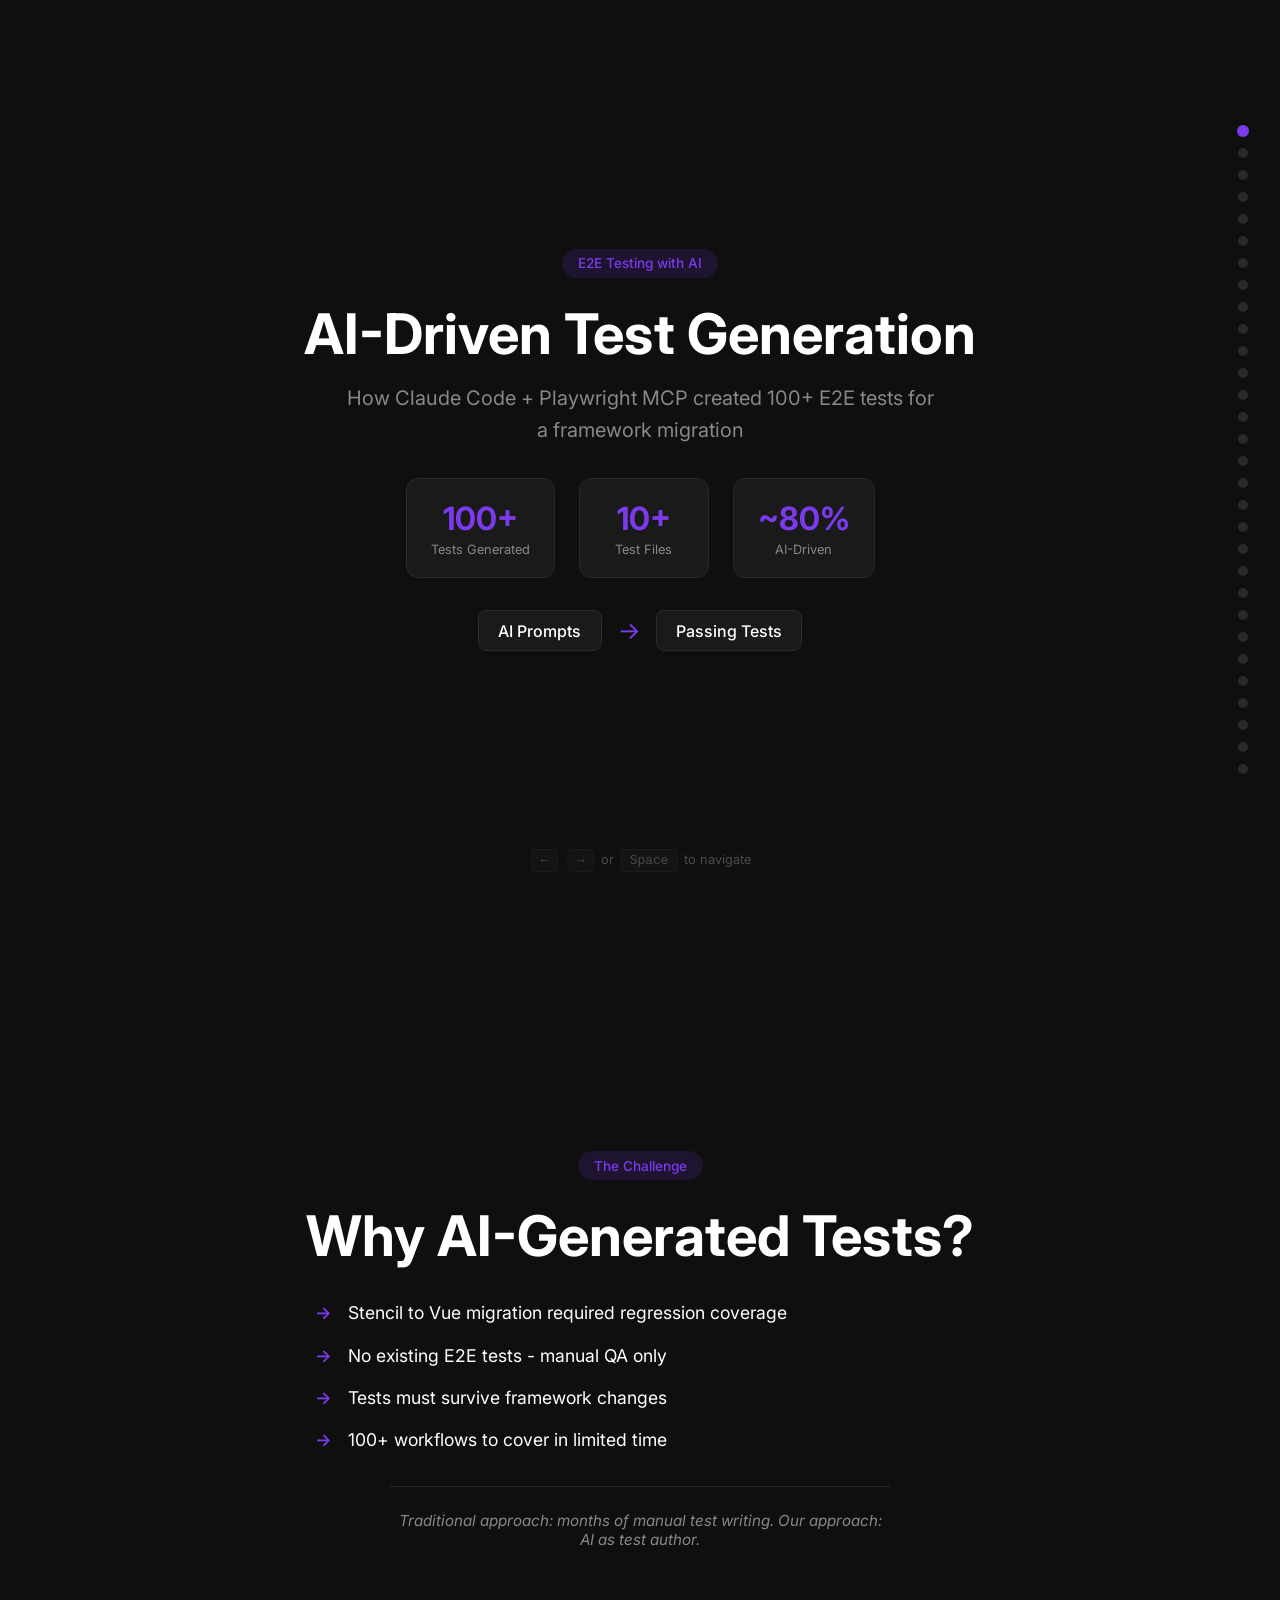
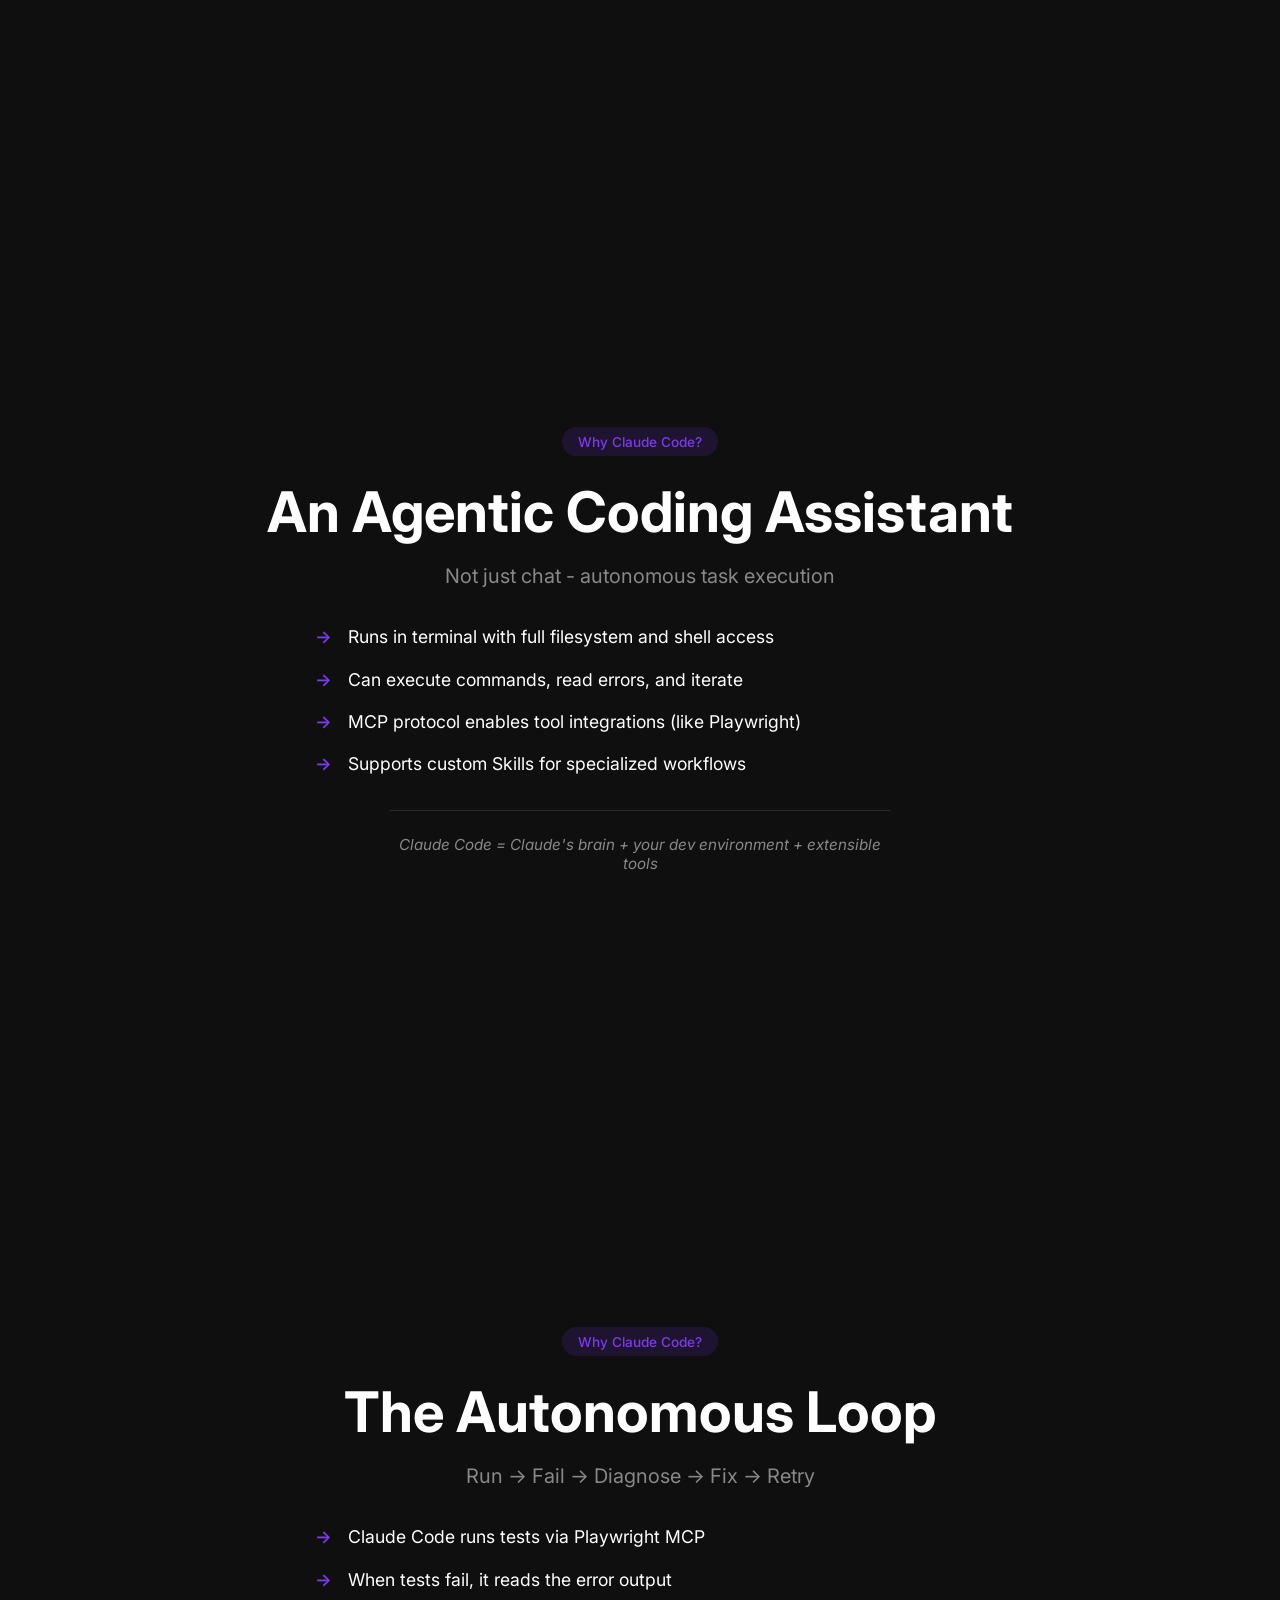
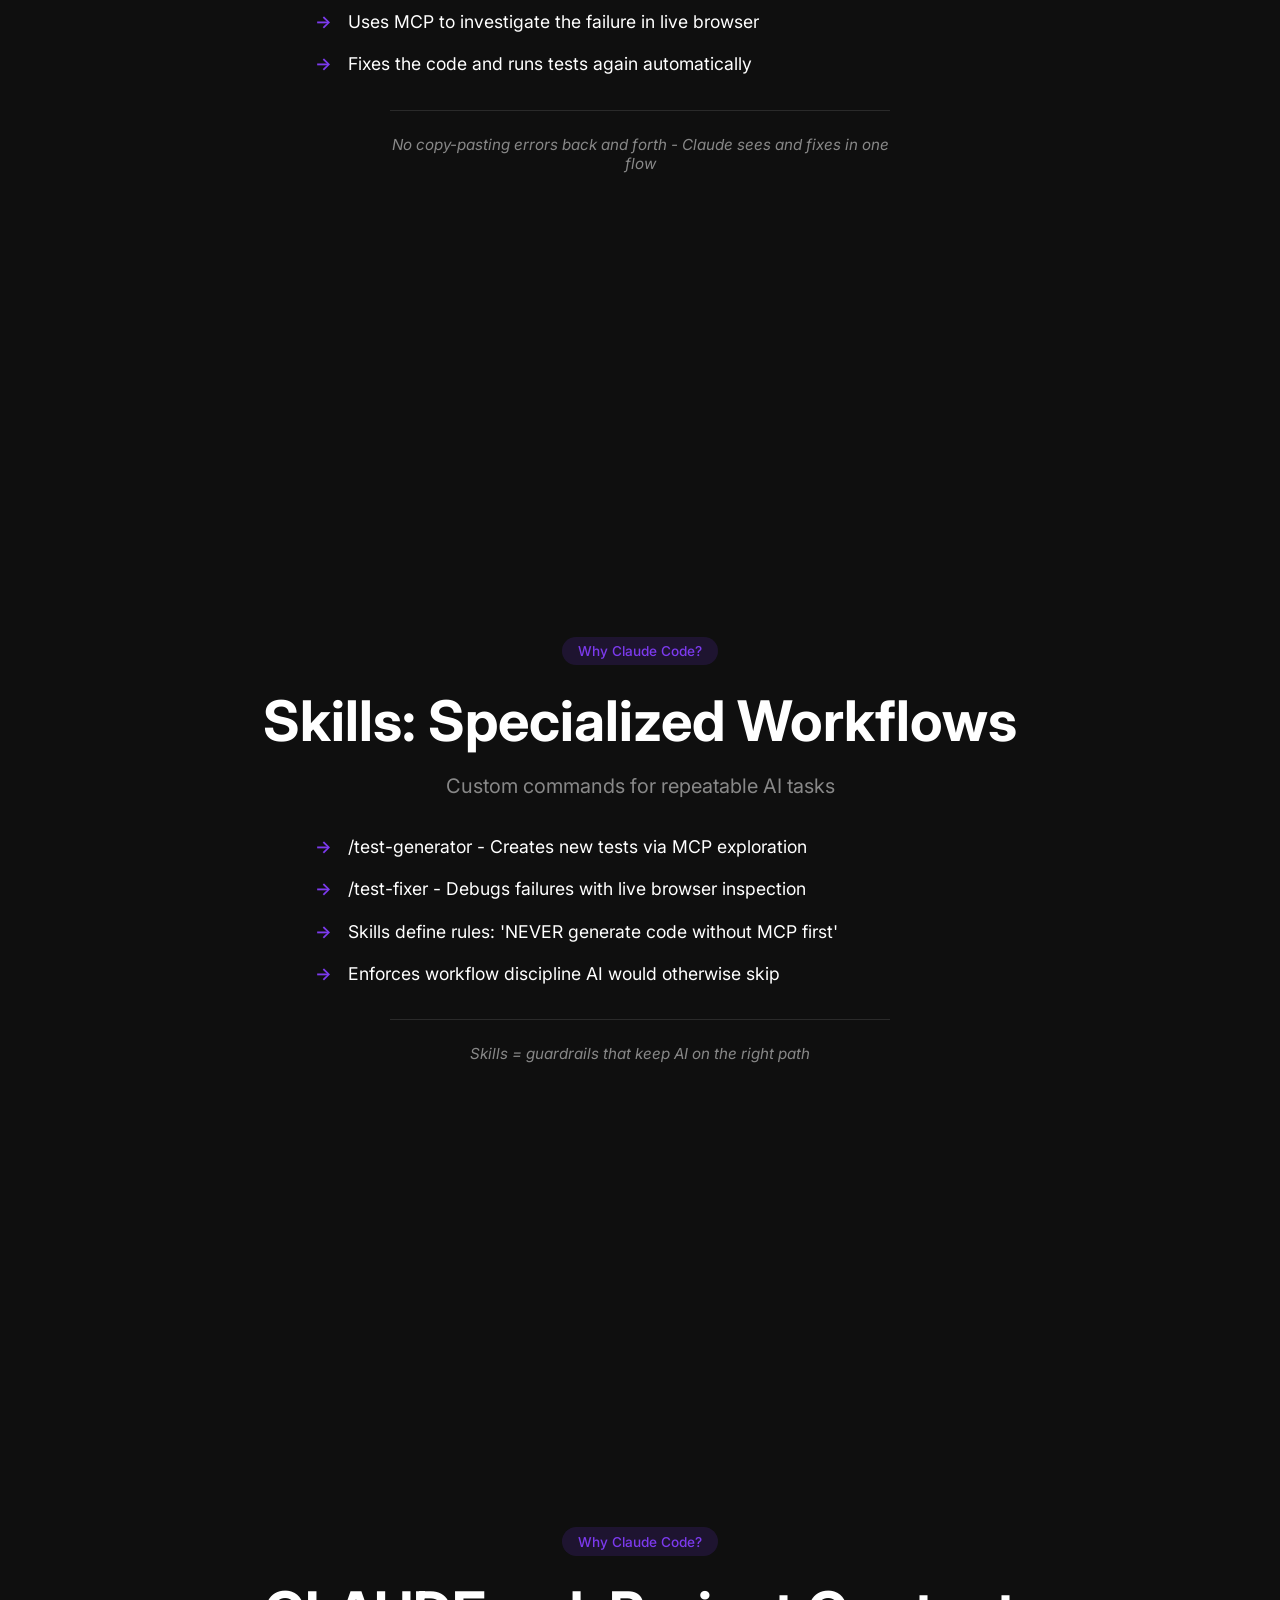
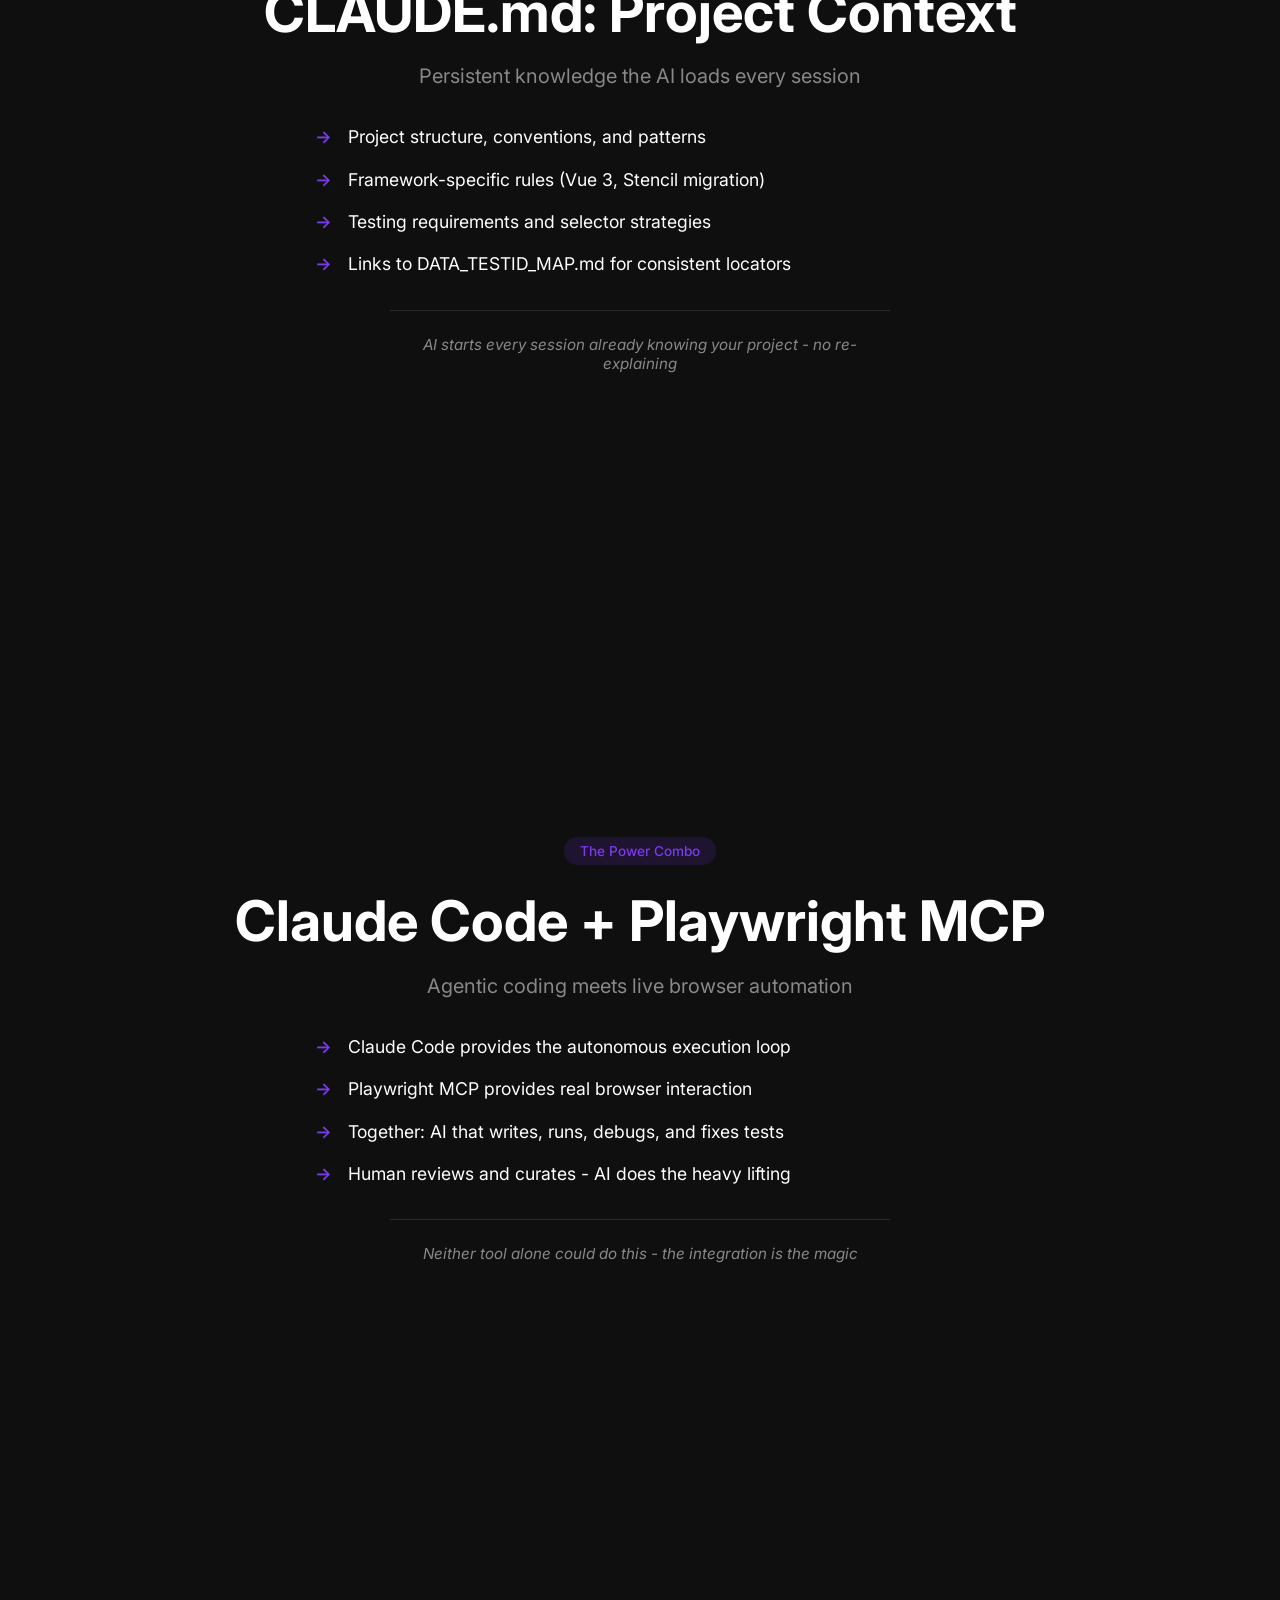
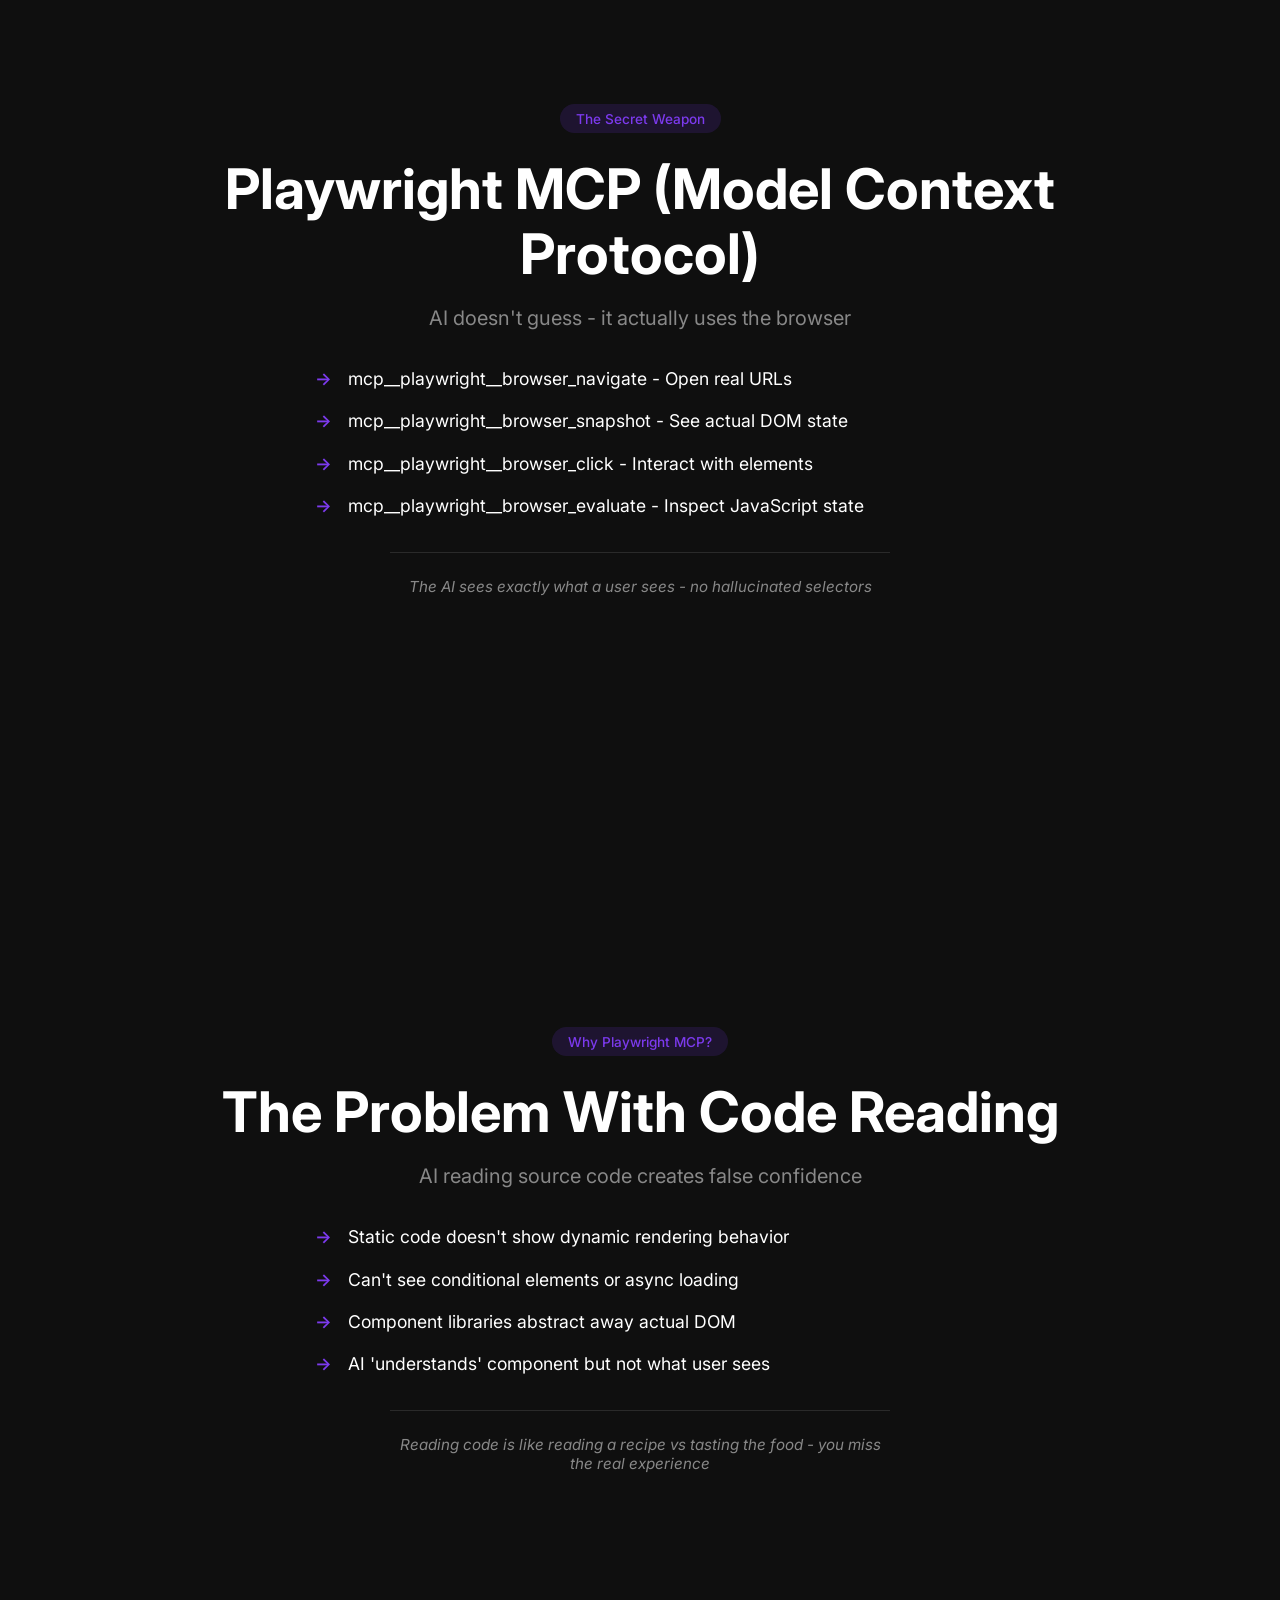
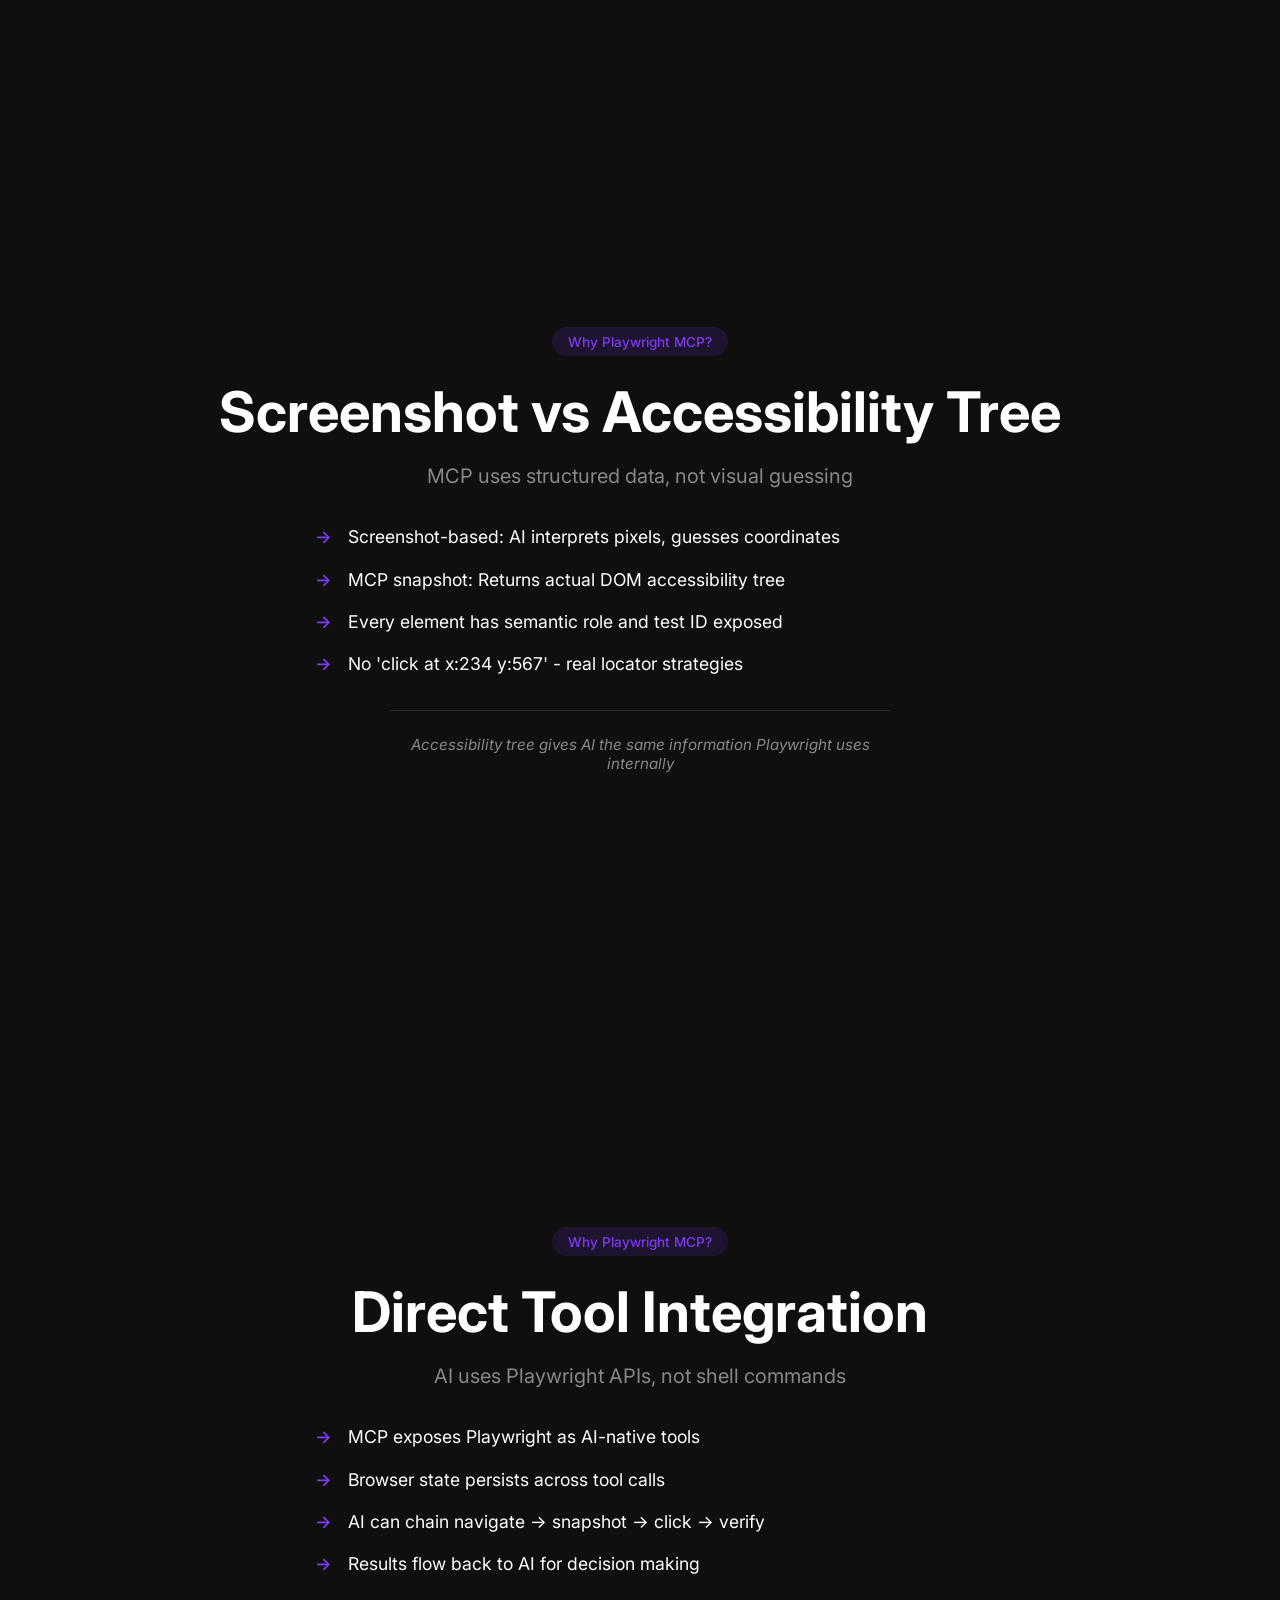
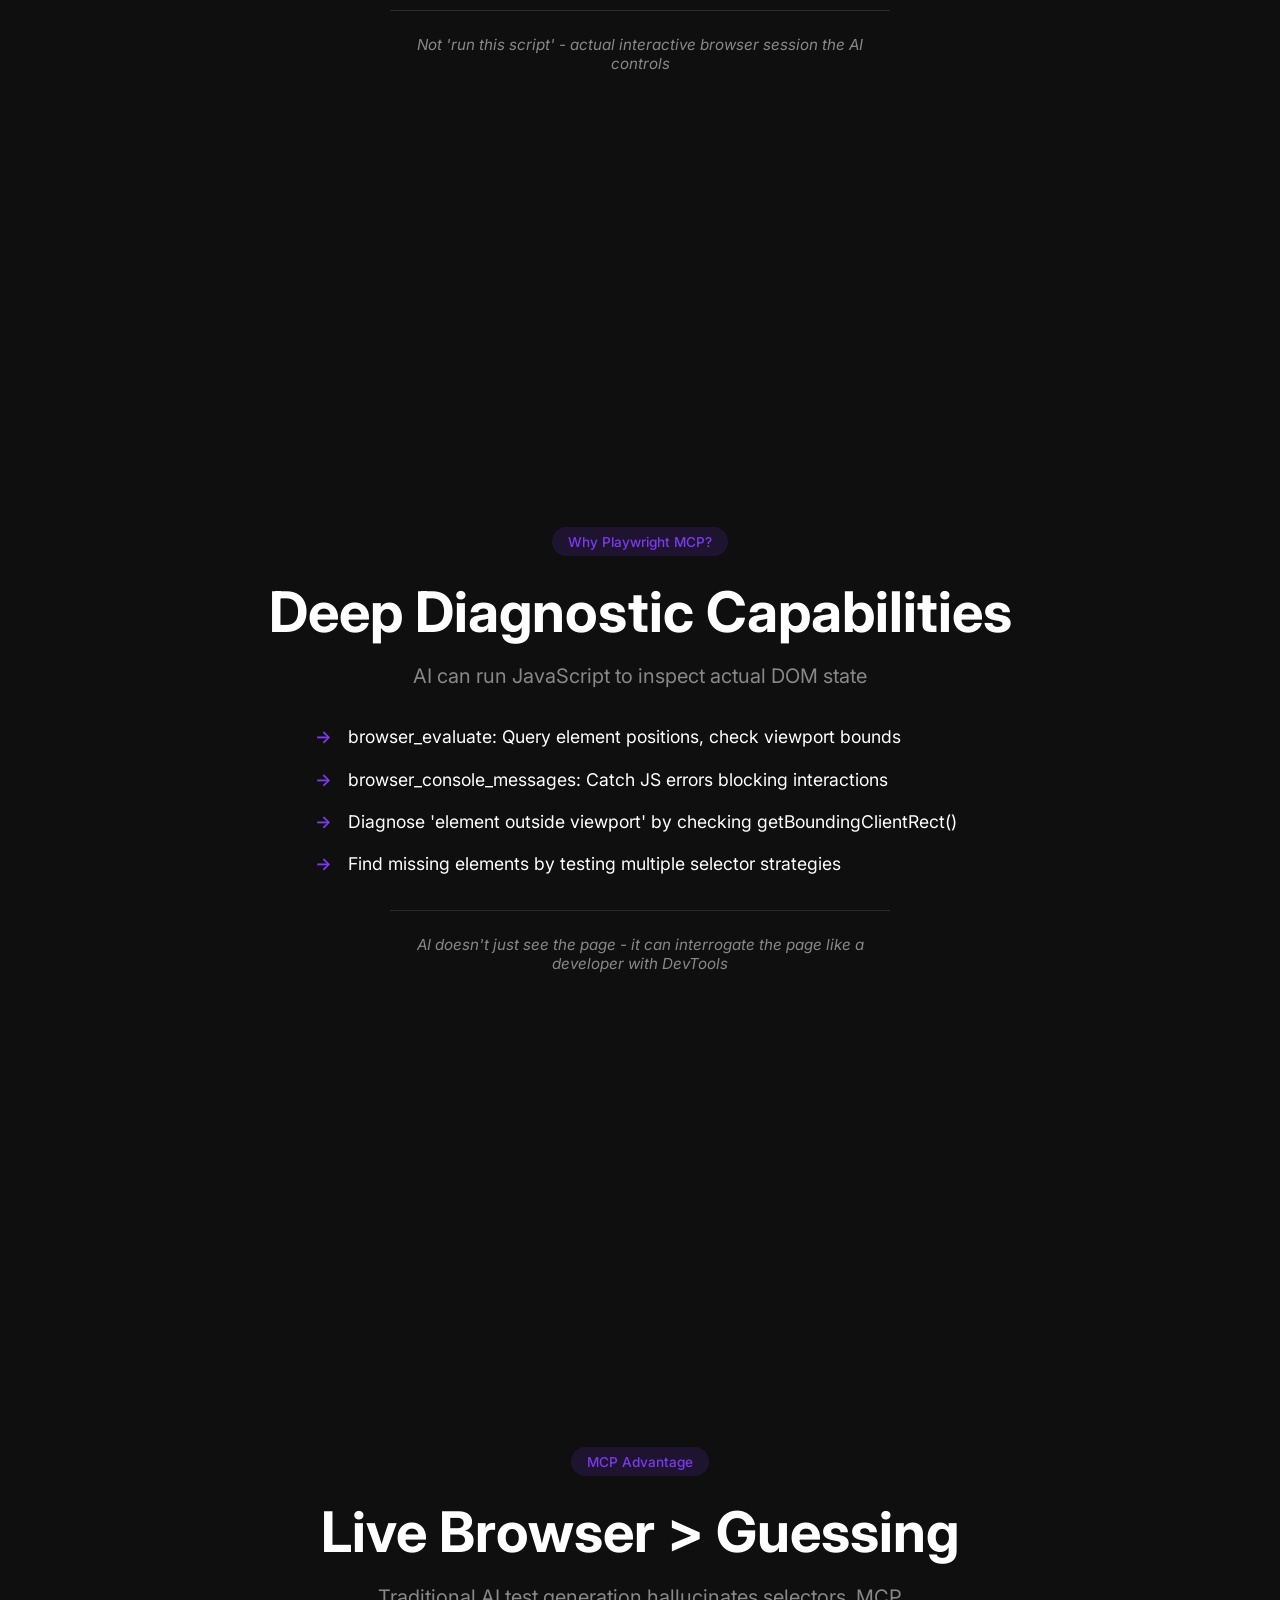
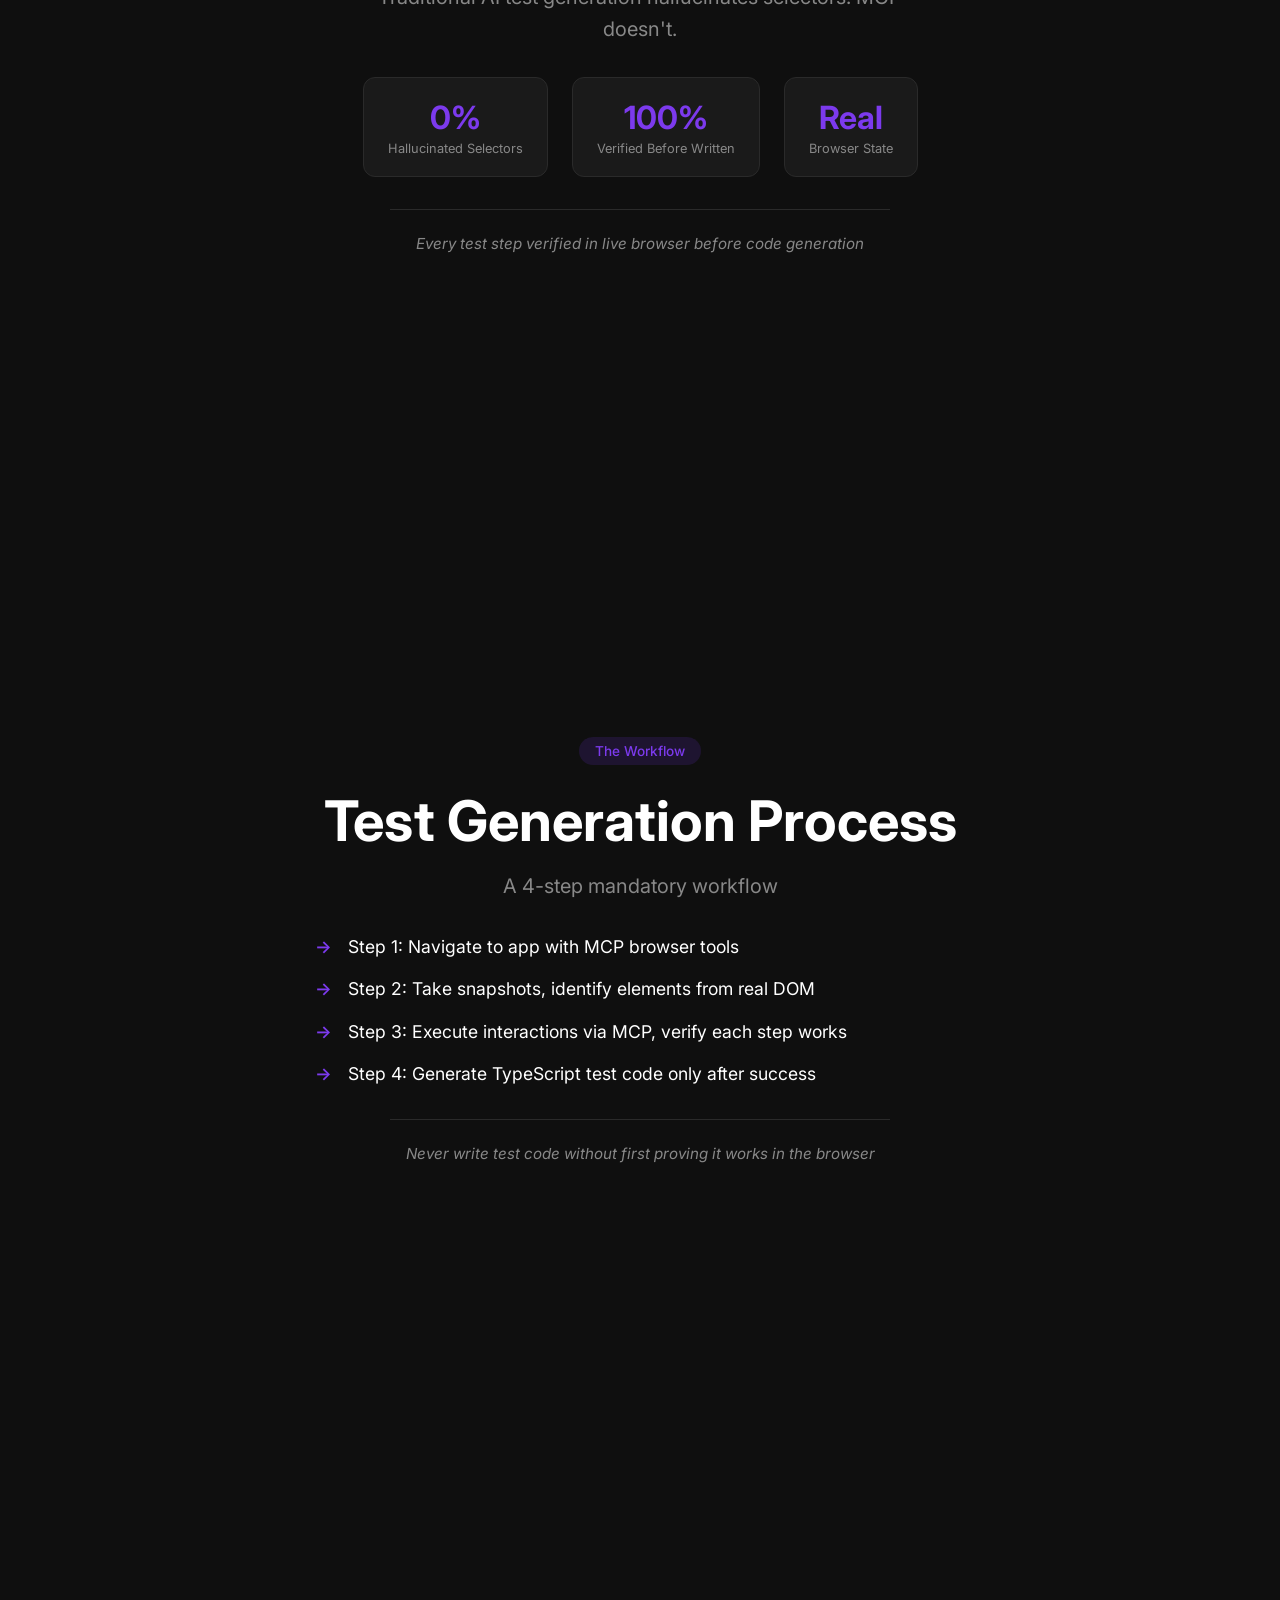
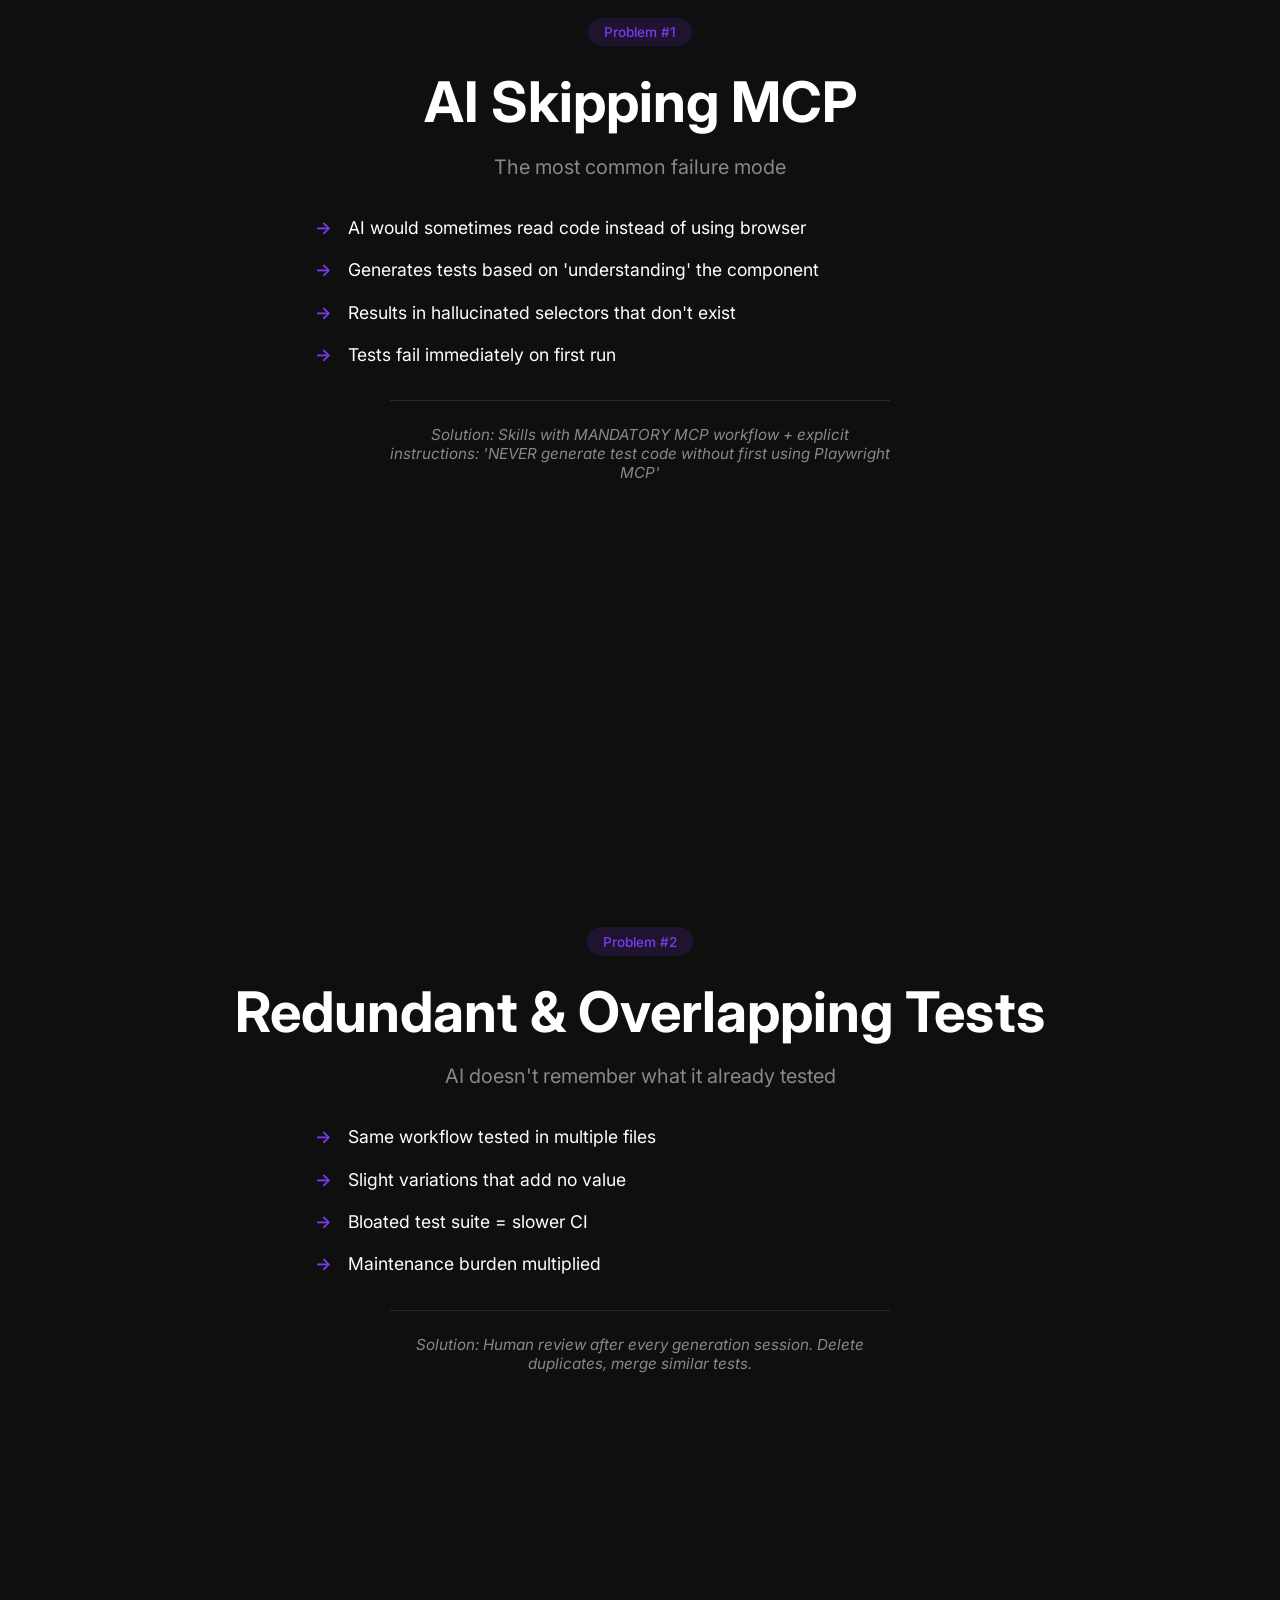
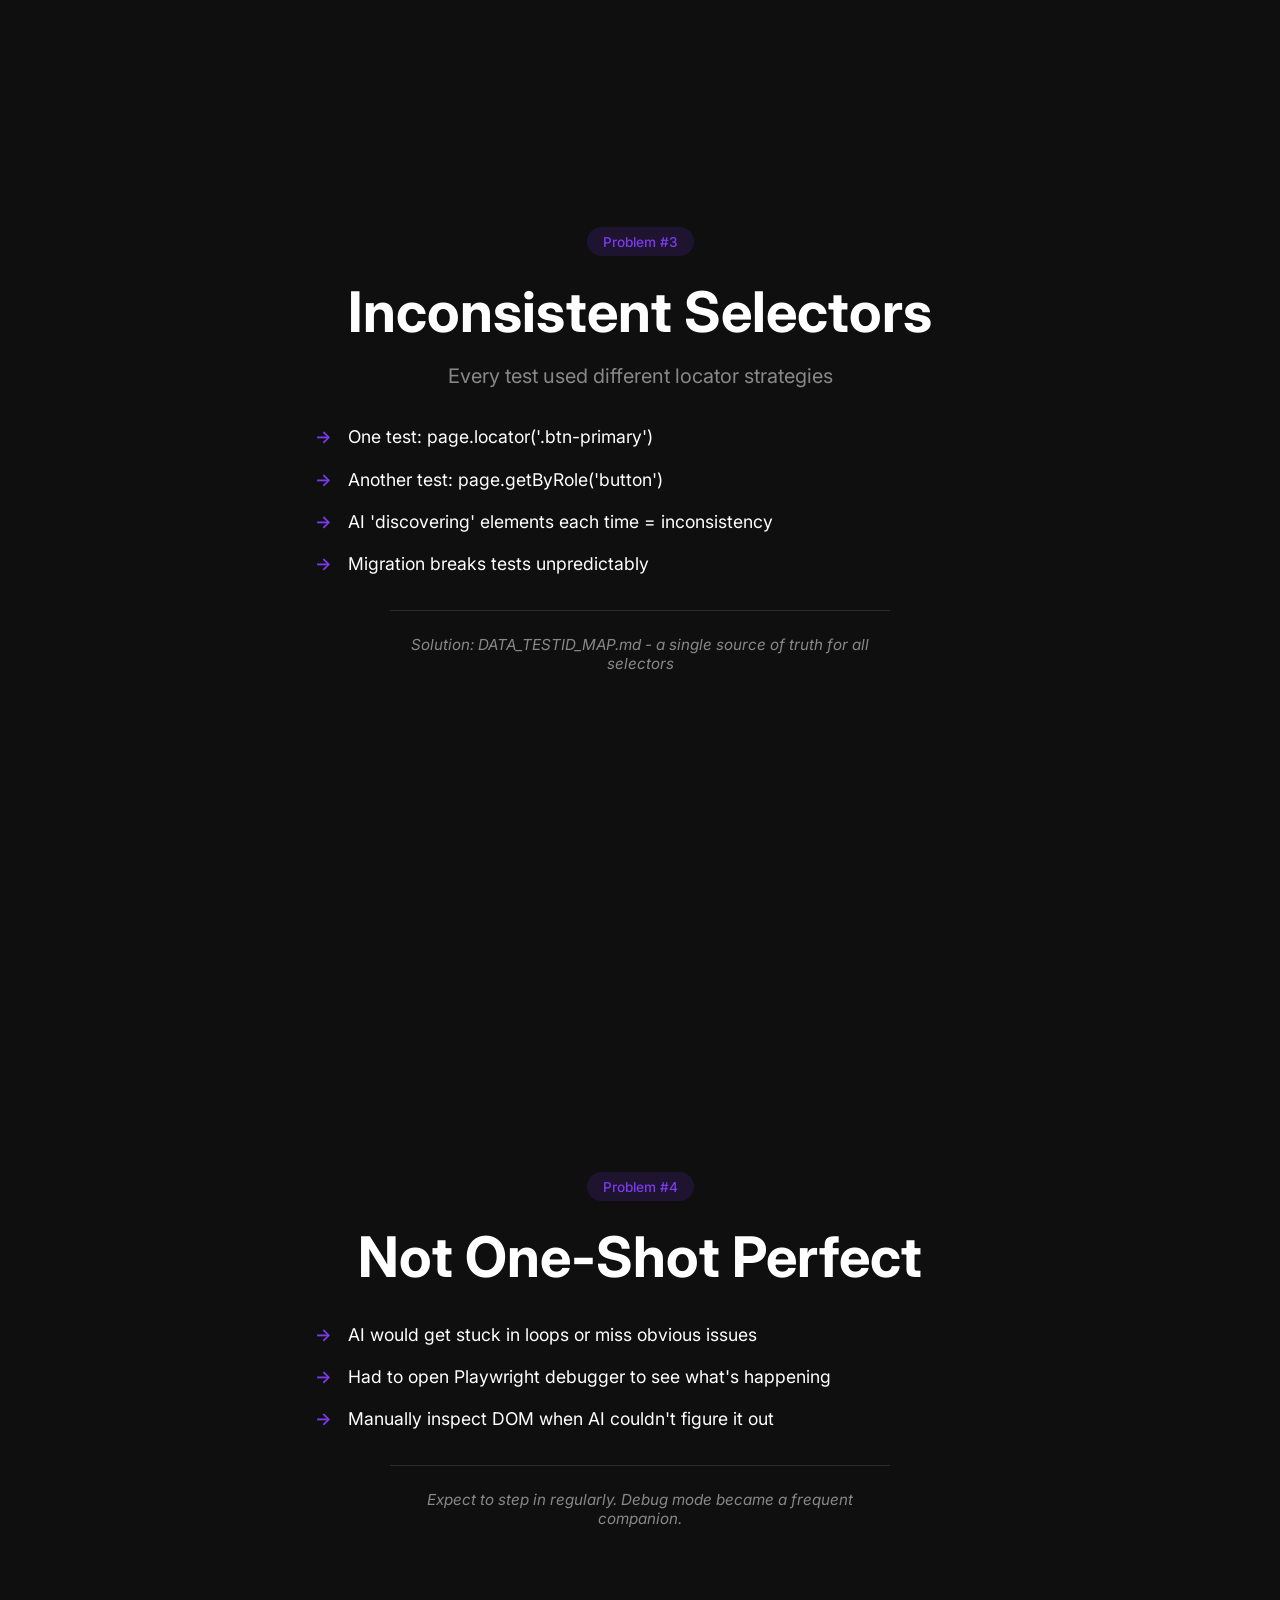
<file: ai-e2e-testing/index.html>
<!DOCTYPE html>
<html lang="en">
<head>
    <meta charset="UTF-8">
    <meta name="viewport" content="width=device-width, initial-scale=1.0">
    <title>AI-Driven E2E Testing</title>
    <link href="https://fonts.googleapis.com/css2?family=Inter:wght@400;500;600;700&family=JetBrains+Mono:wght@400;500&display=swap" rel="stylesheet">
    <link rel="stylesheet" href="styles.css">
</head>
<body>
    <div class="progress-bar" id="progress"></div>
    <nav class="nav-dots" id="navDots"></nav>
    <div class="keyboard-hint">
        <kbd>&larr;</kbd> <kbd>&rarr;</kbd> or <kbd>Space</kbd> to navigate
    </div>

    <main id="slides">
        <div class="loading">Loading presentation...</div>
    </main>

    <script src="presentation.js"></script>
</body>
</html>
</file>
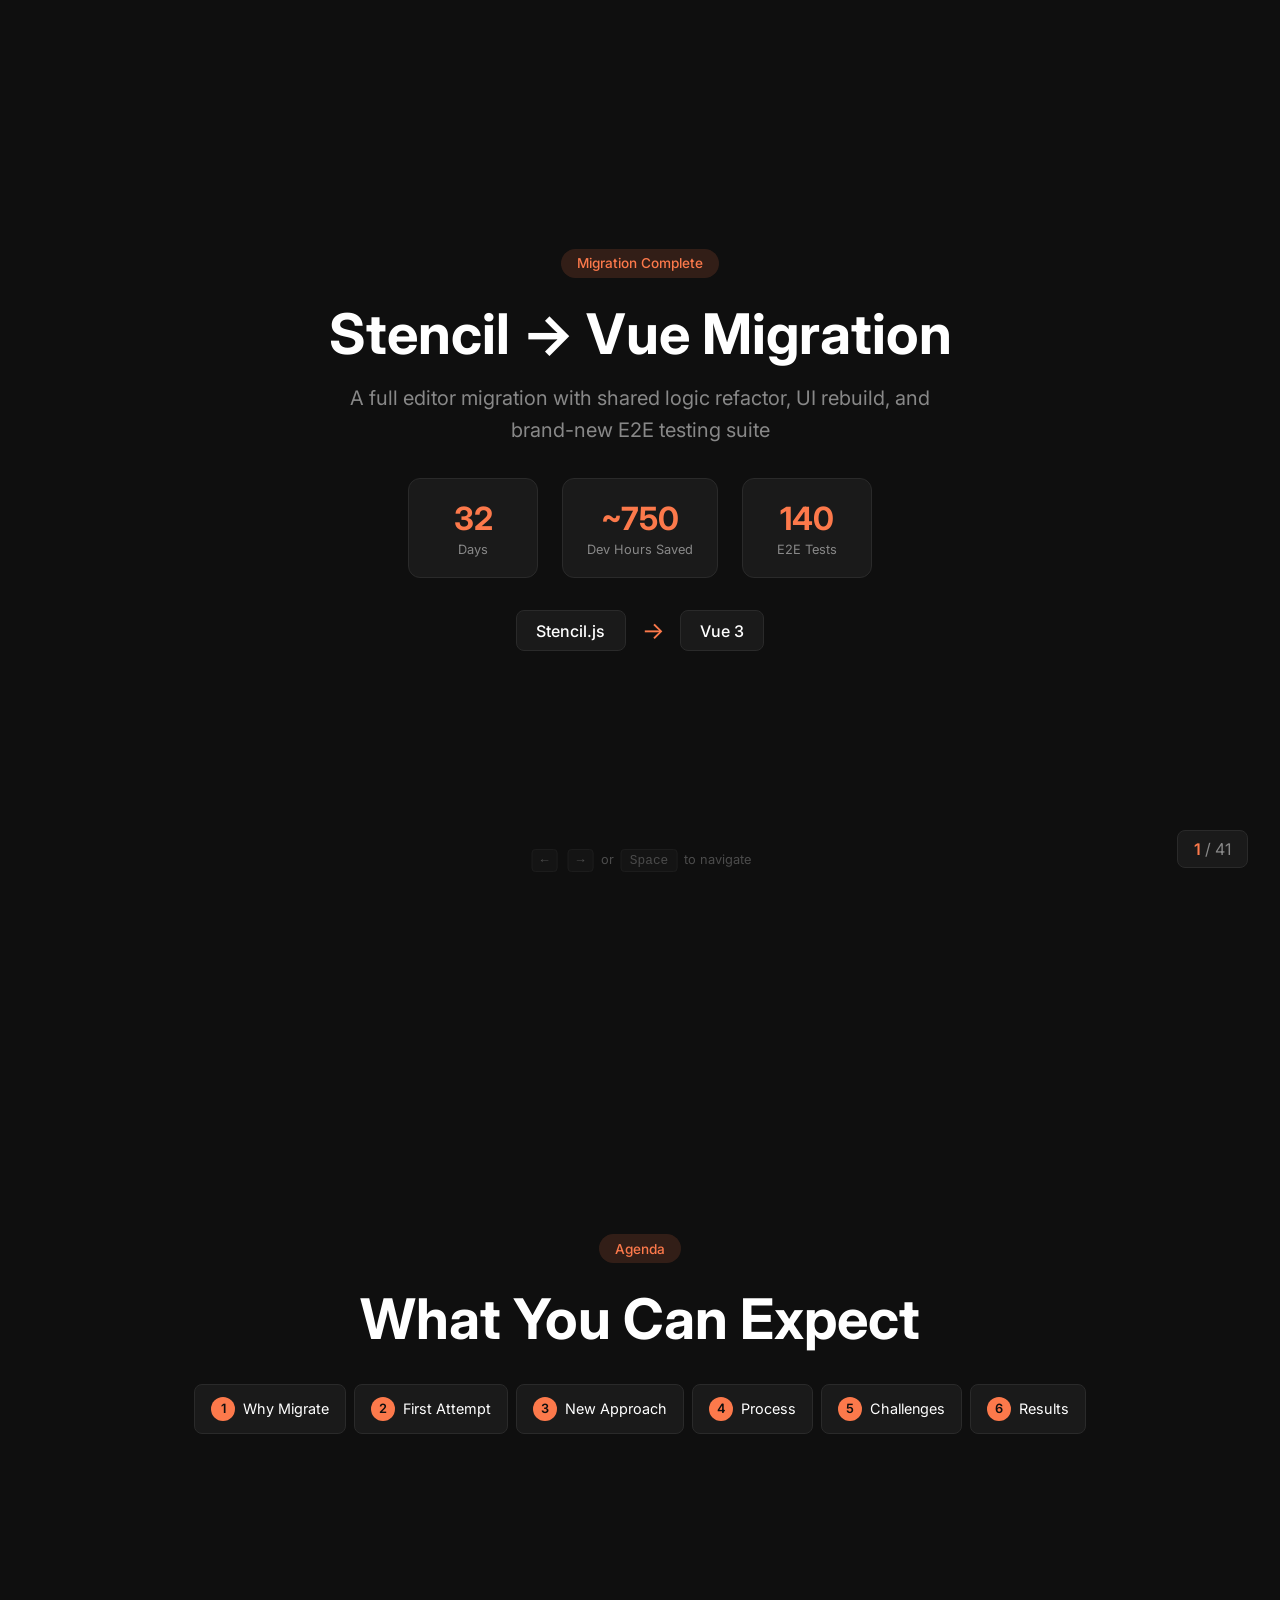
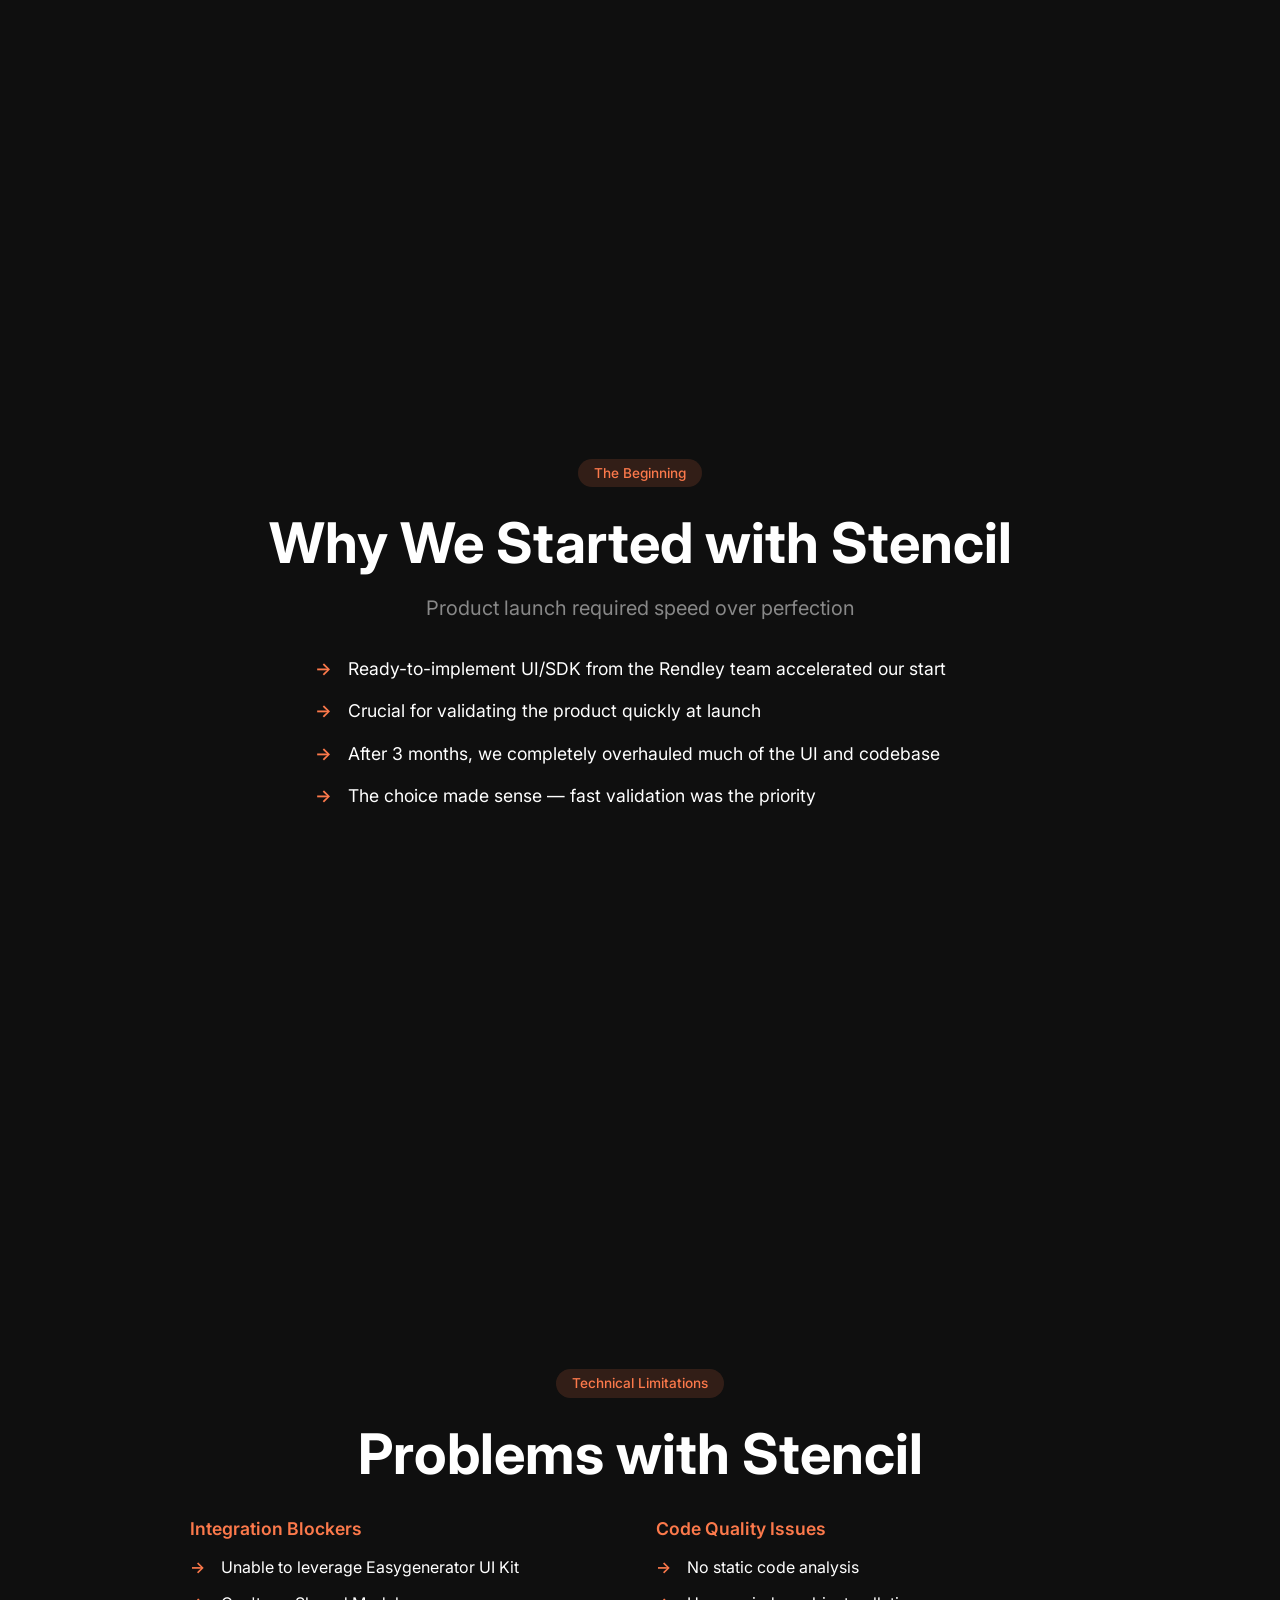
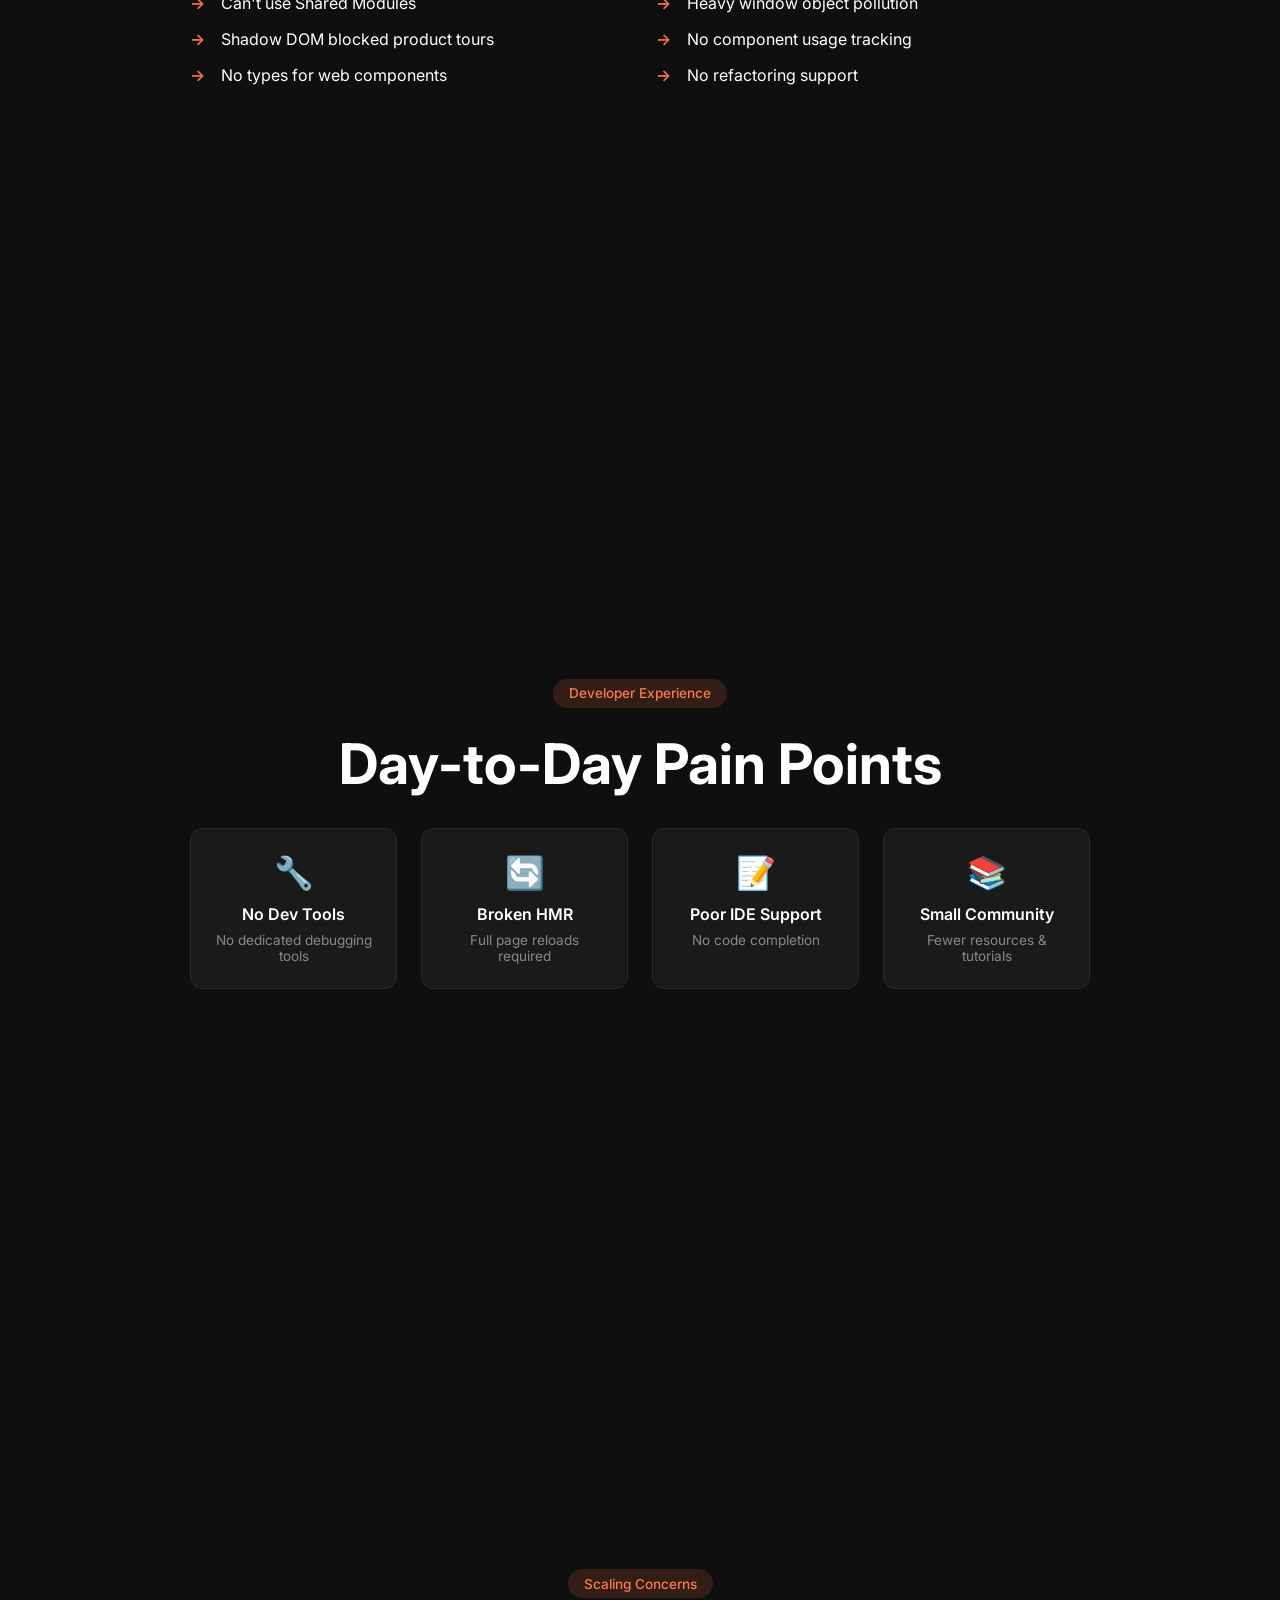
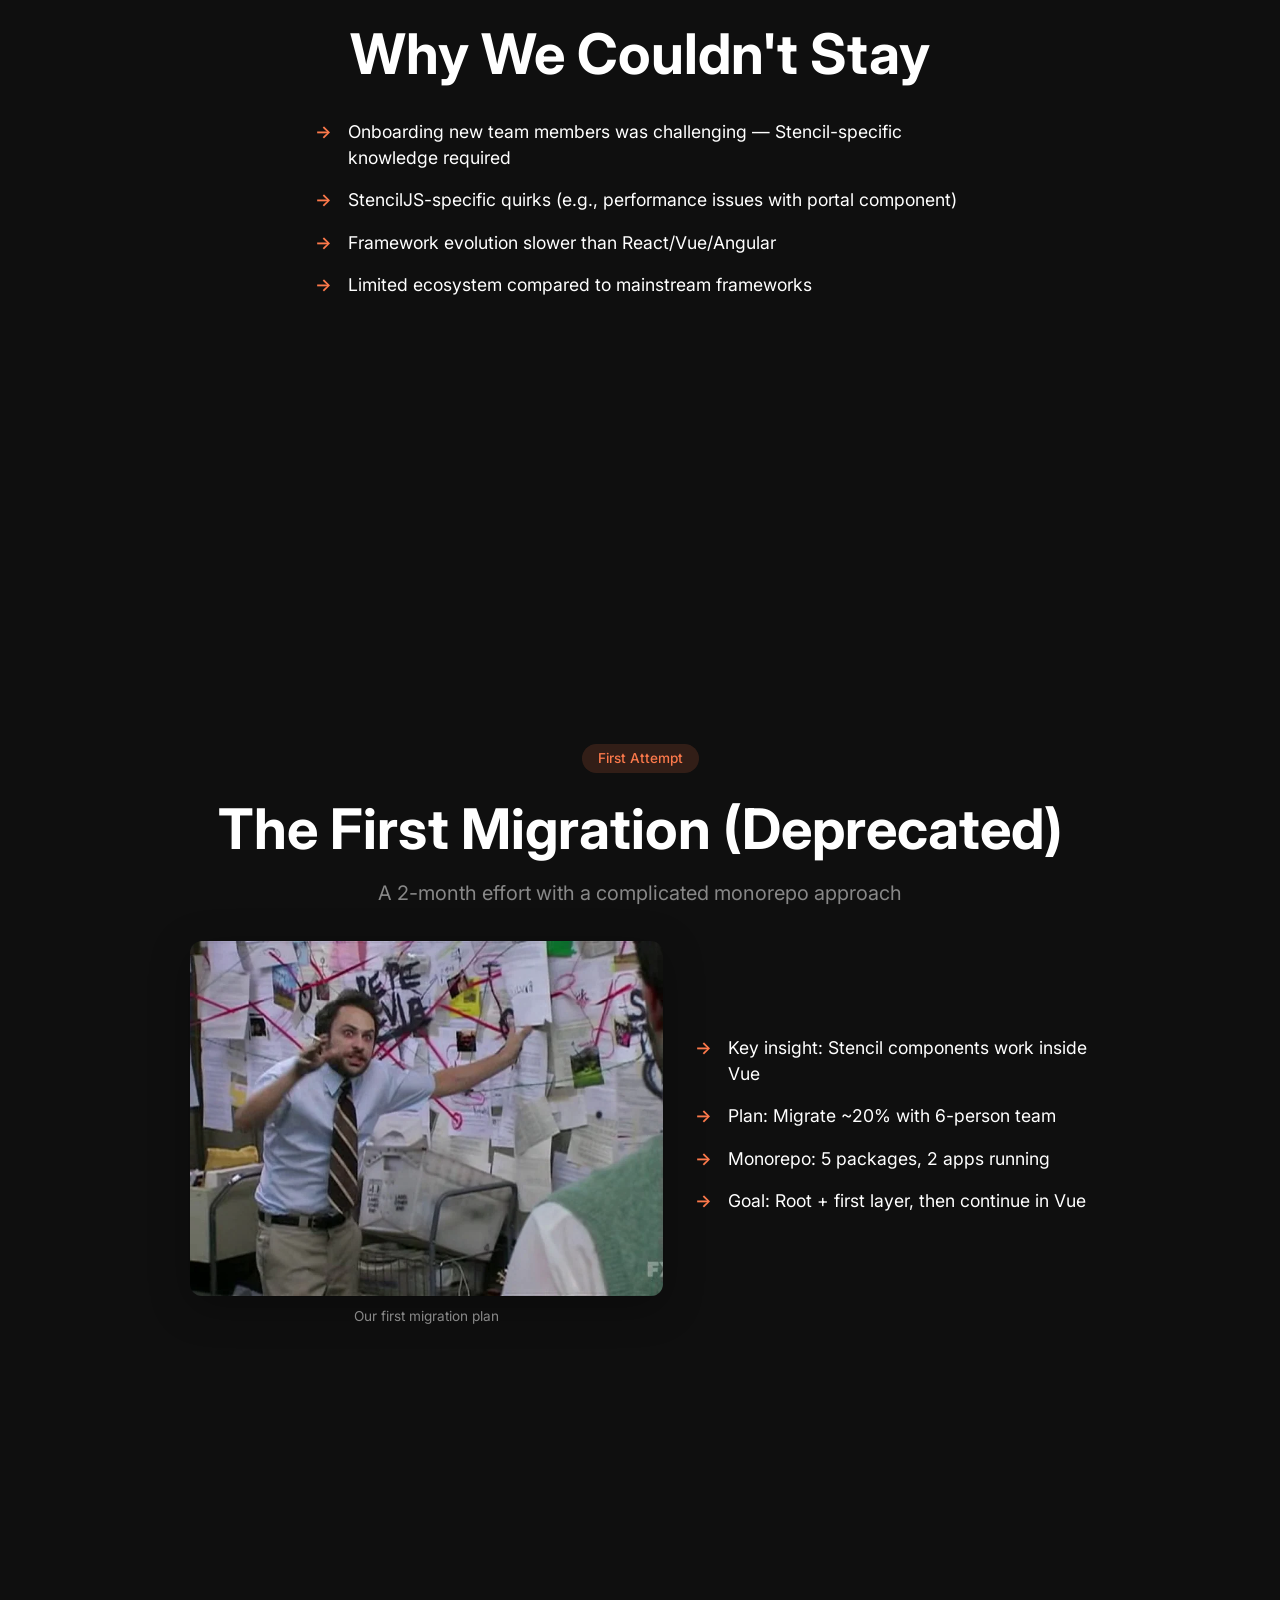
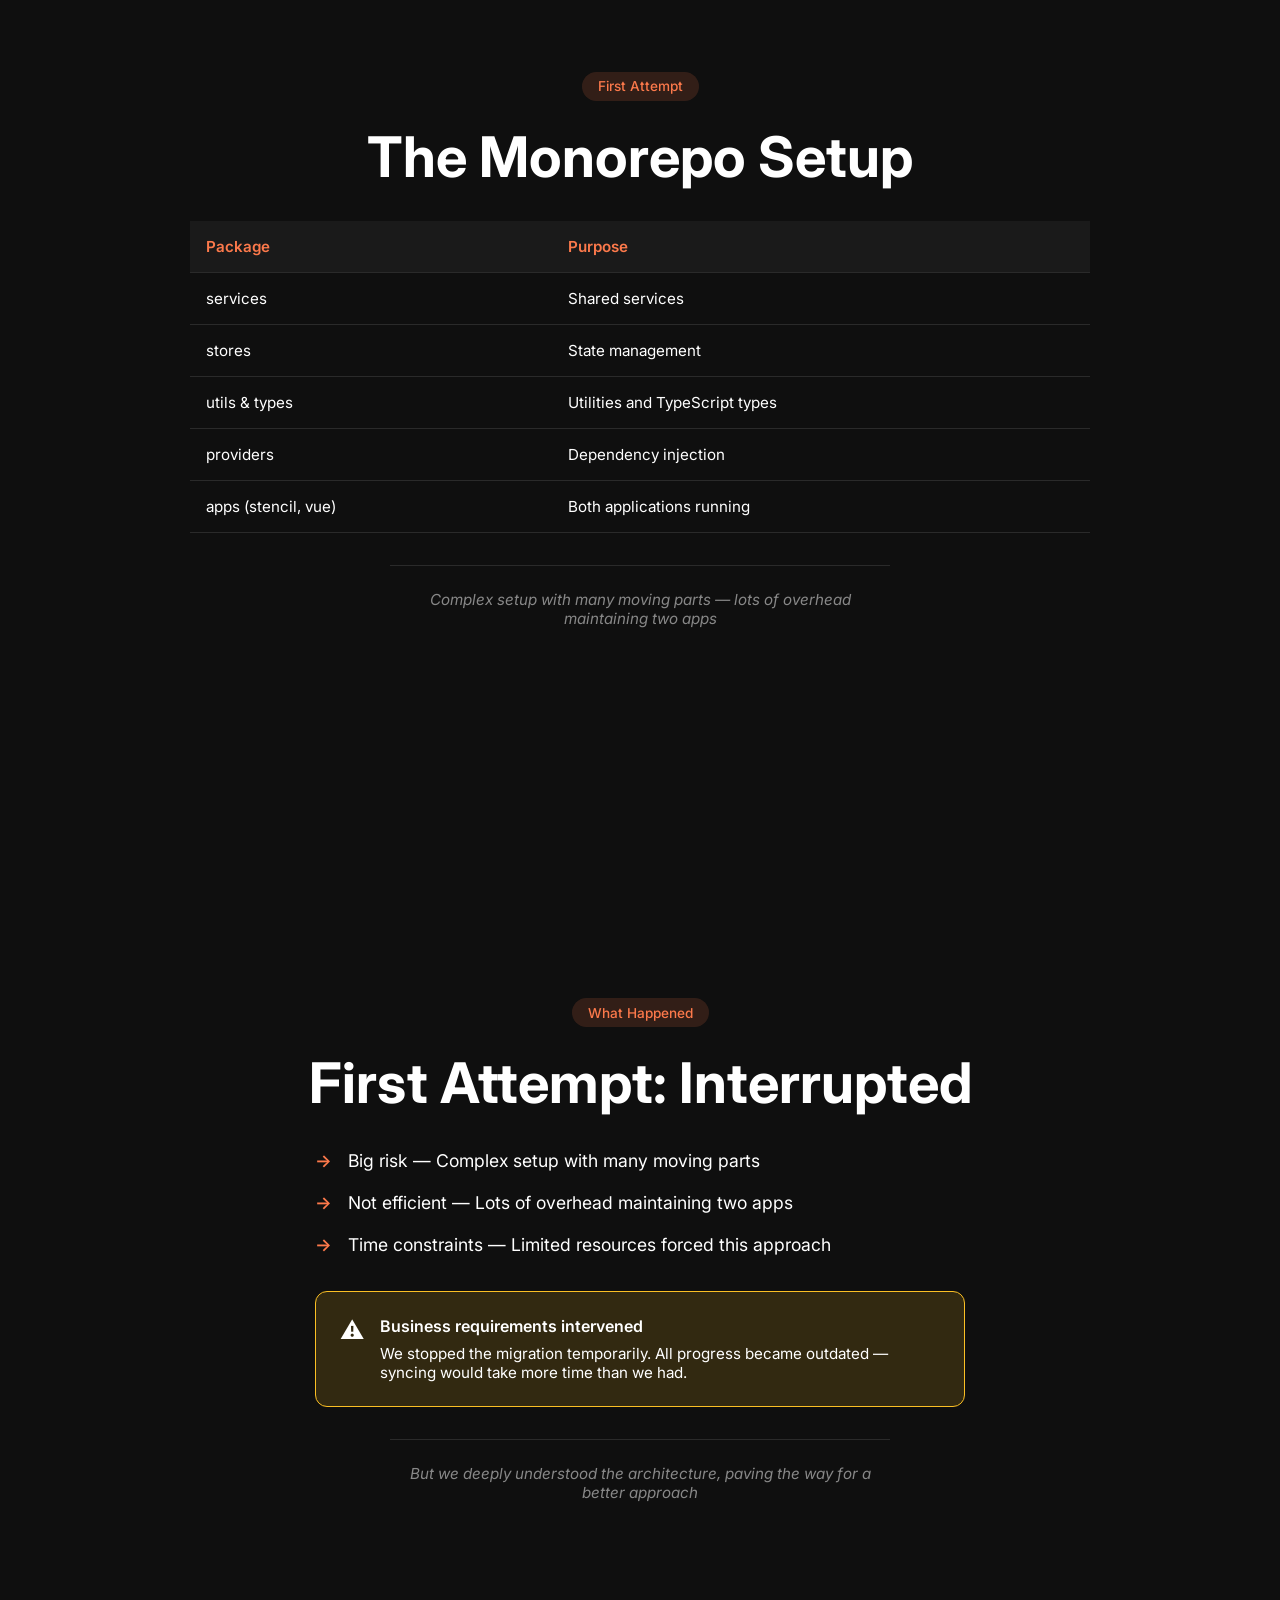
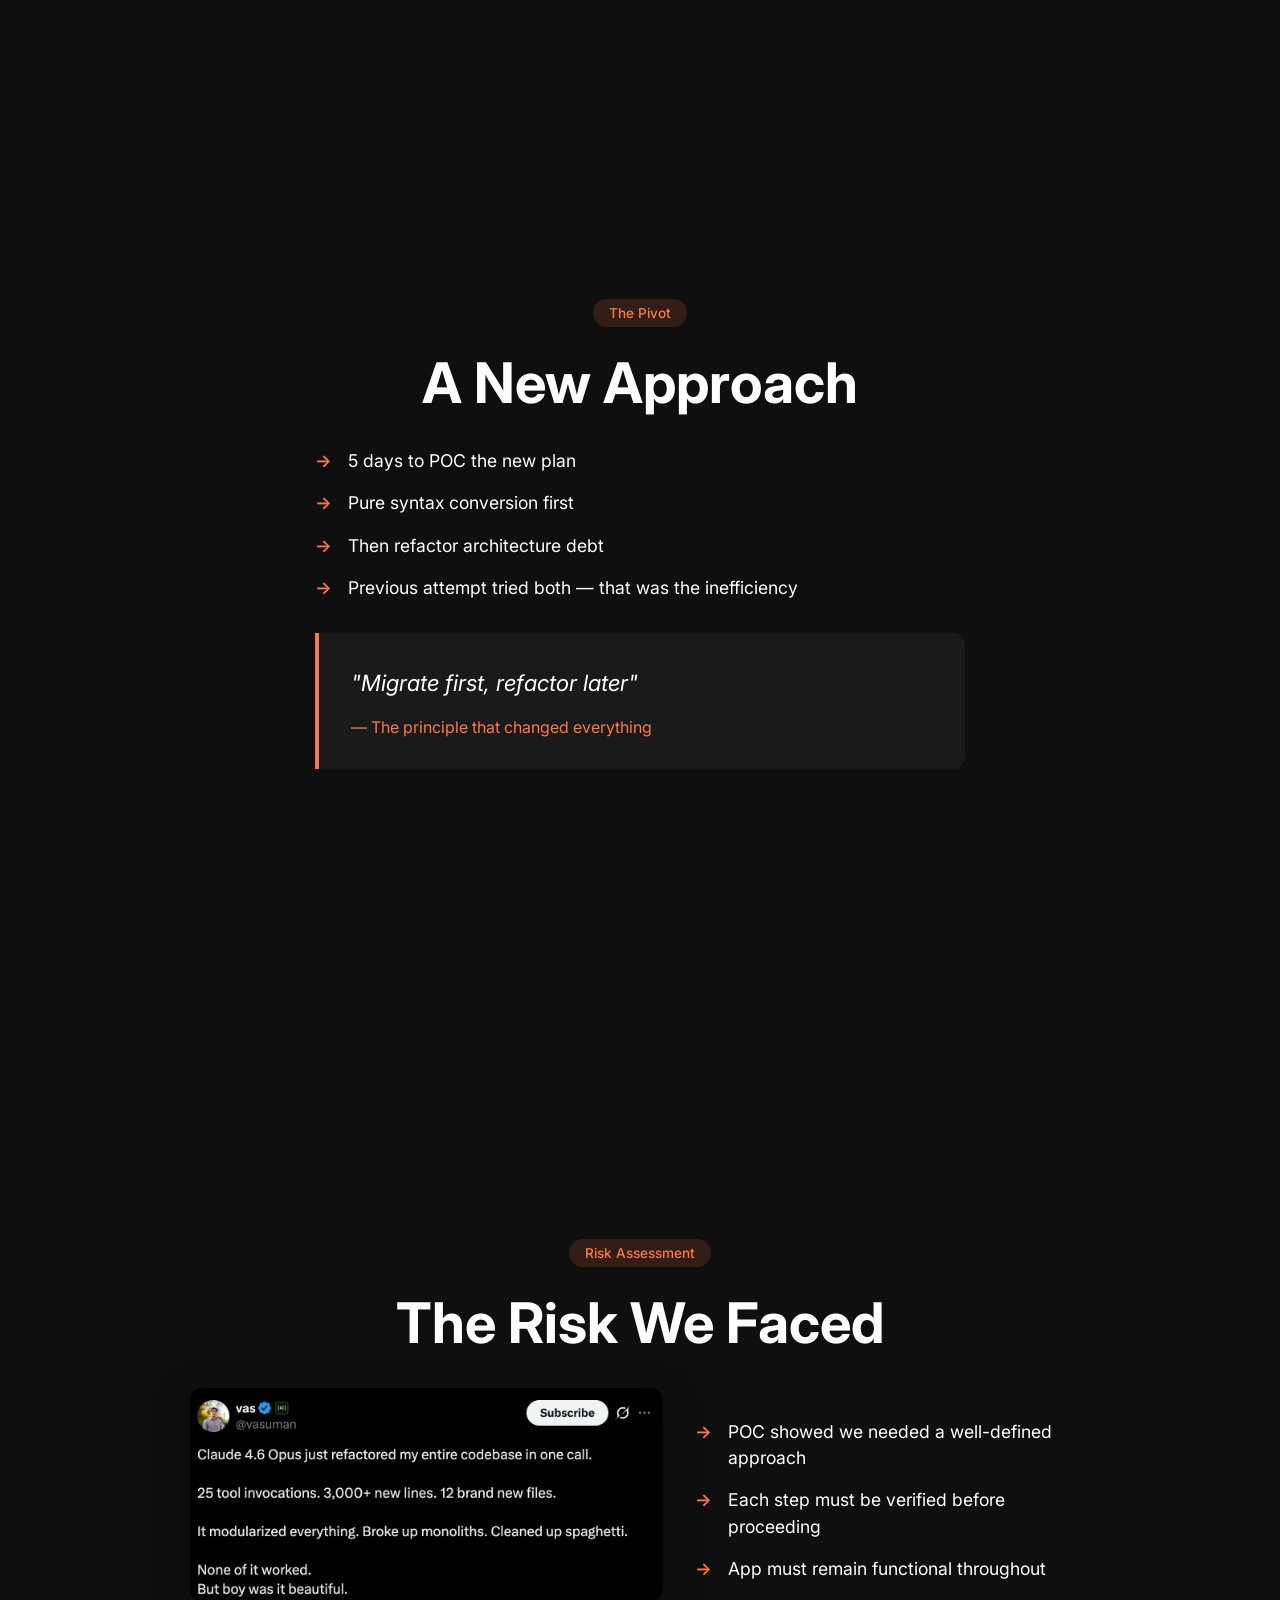
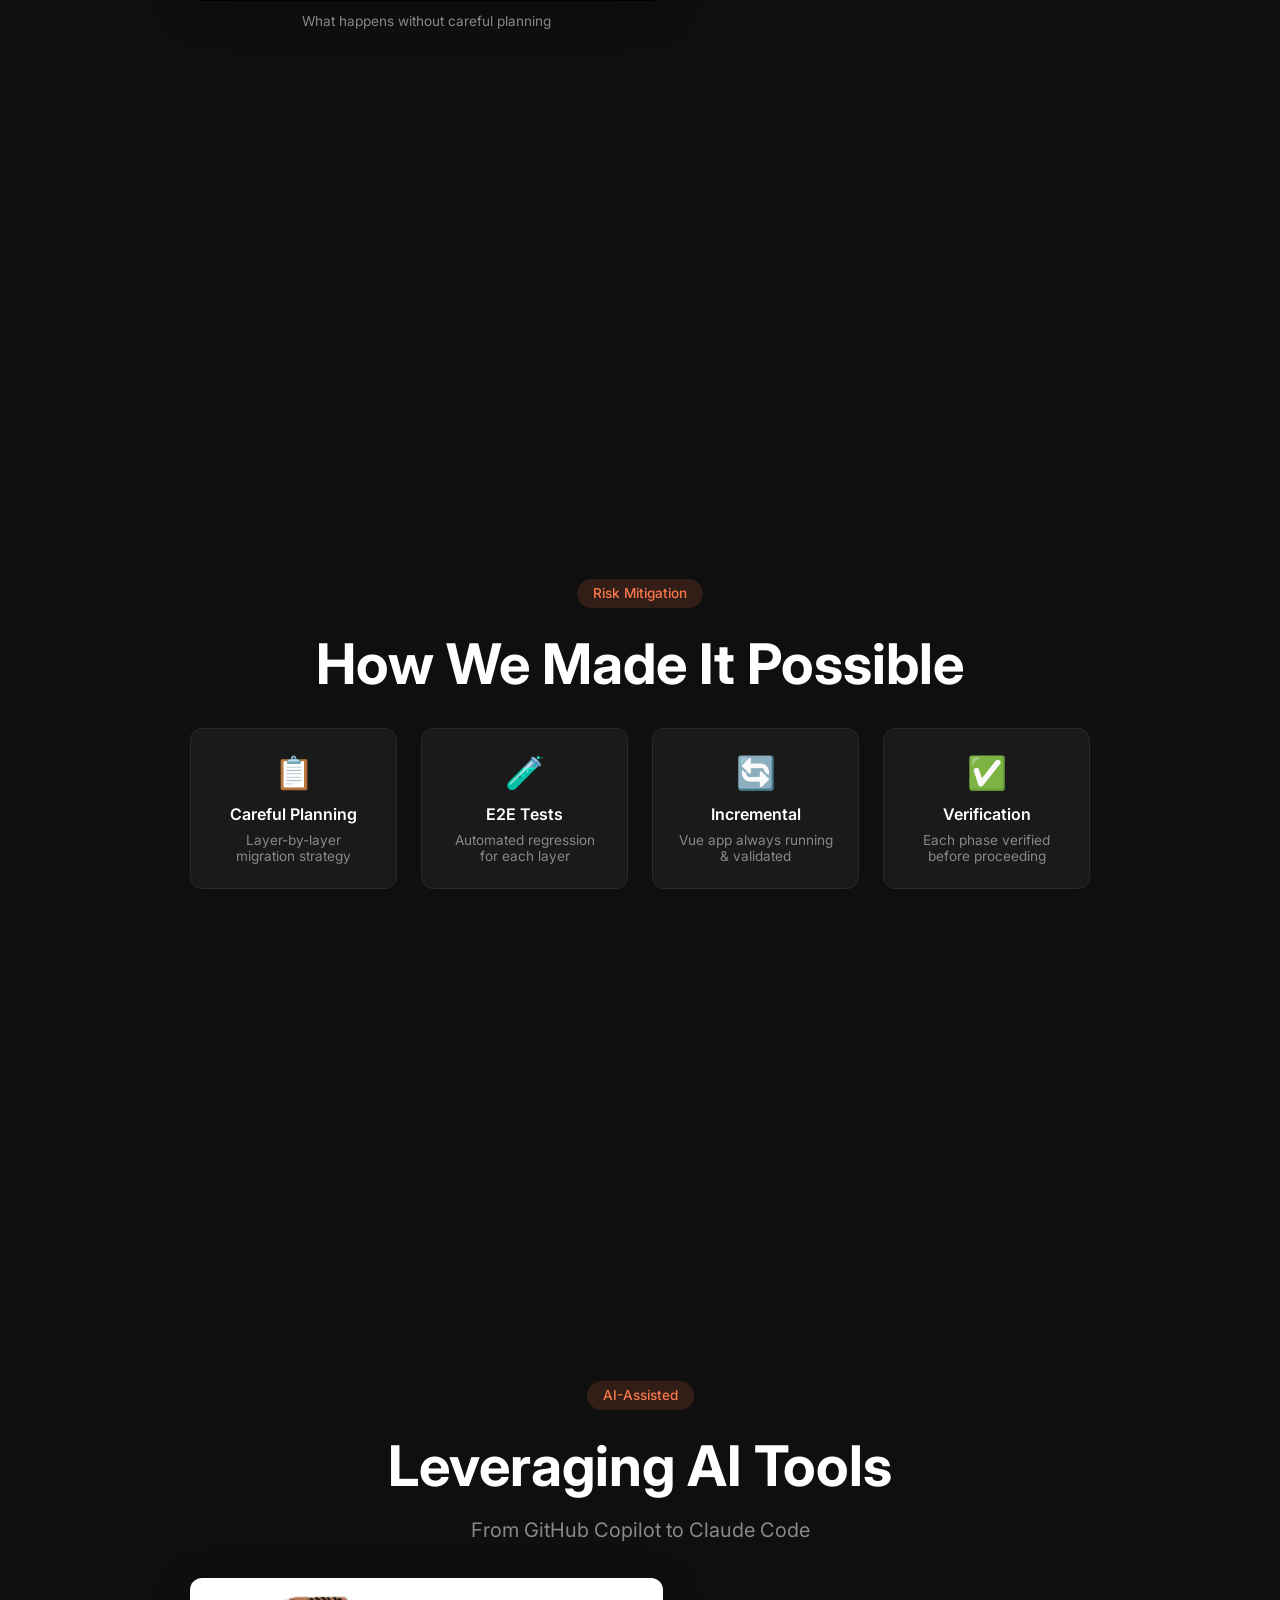
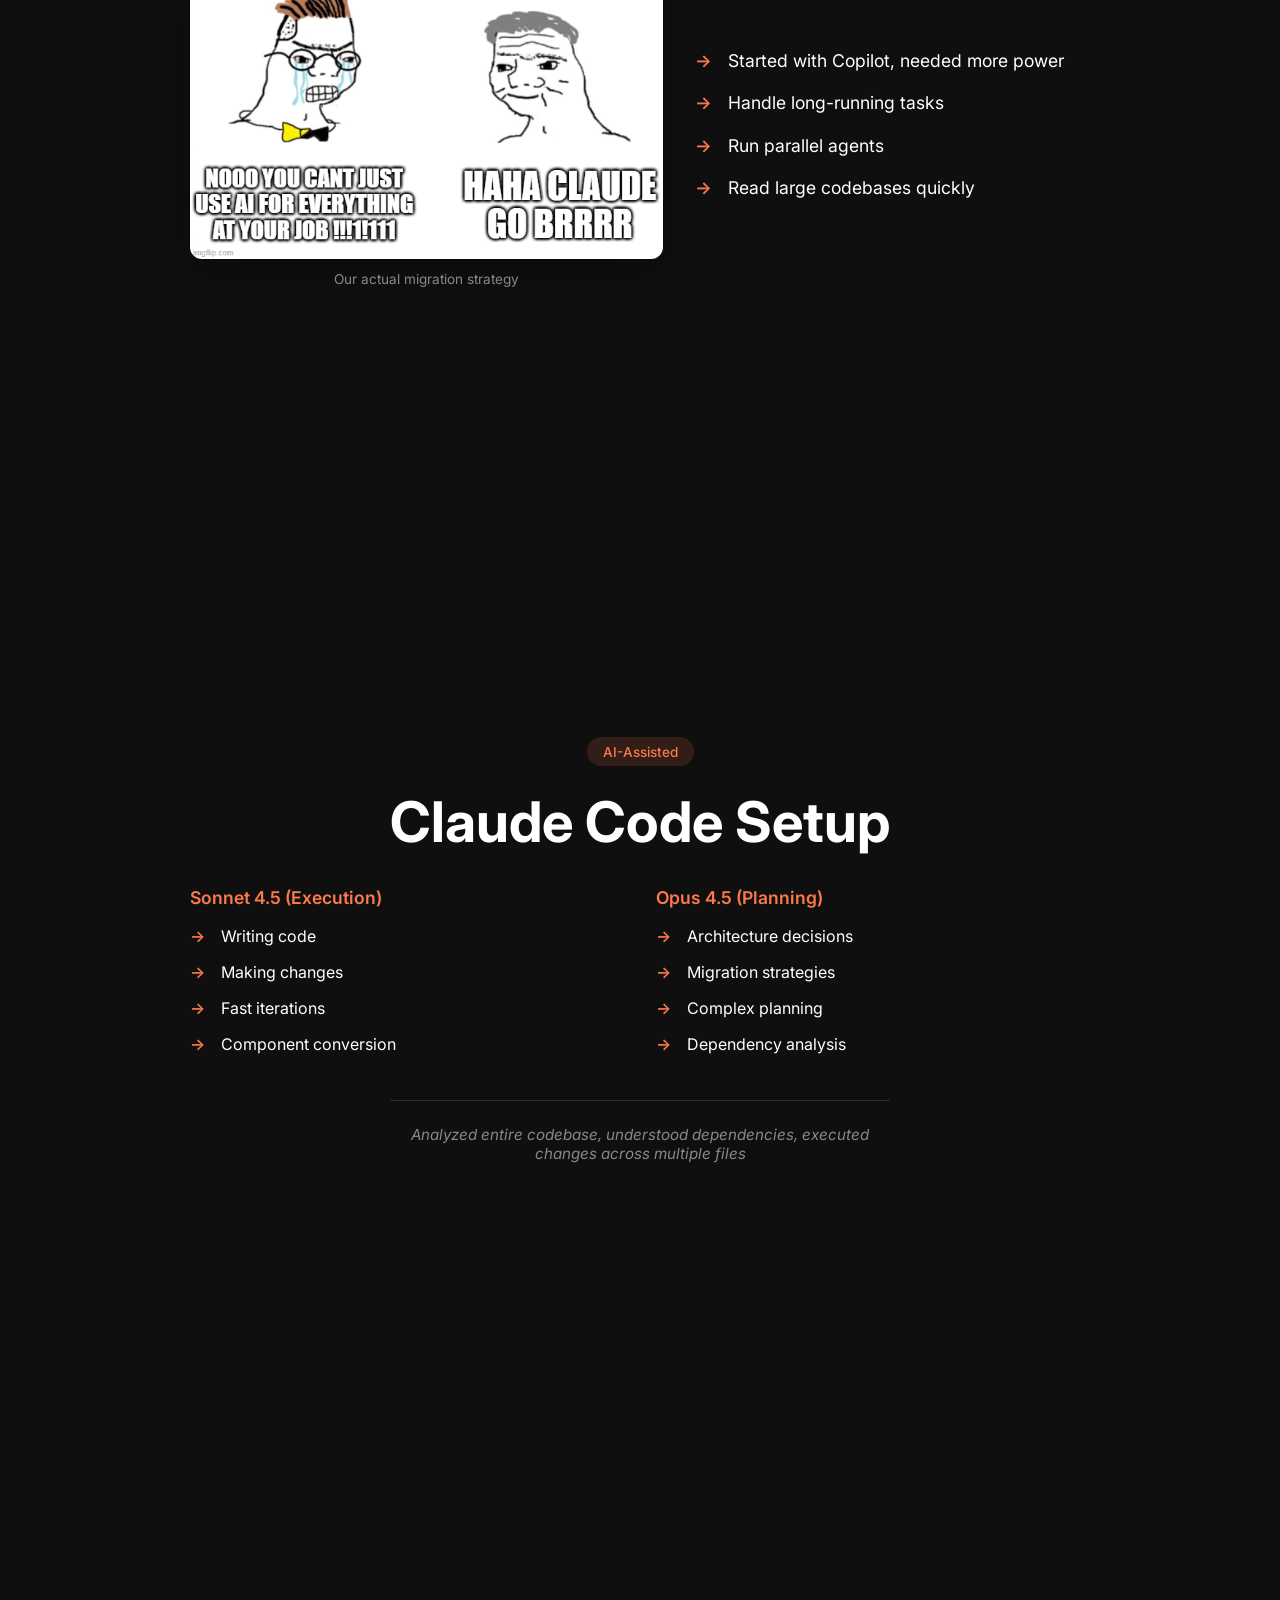
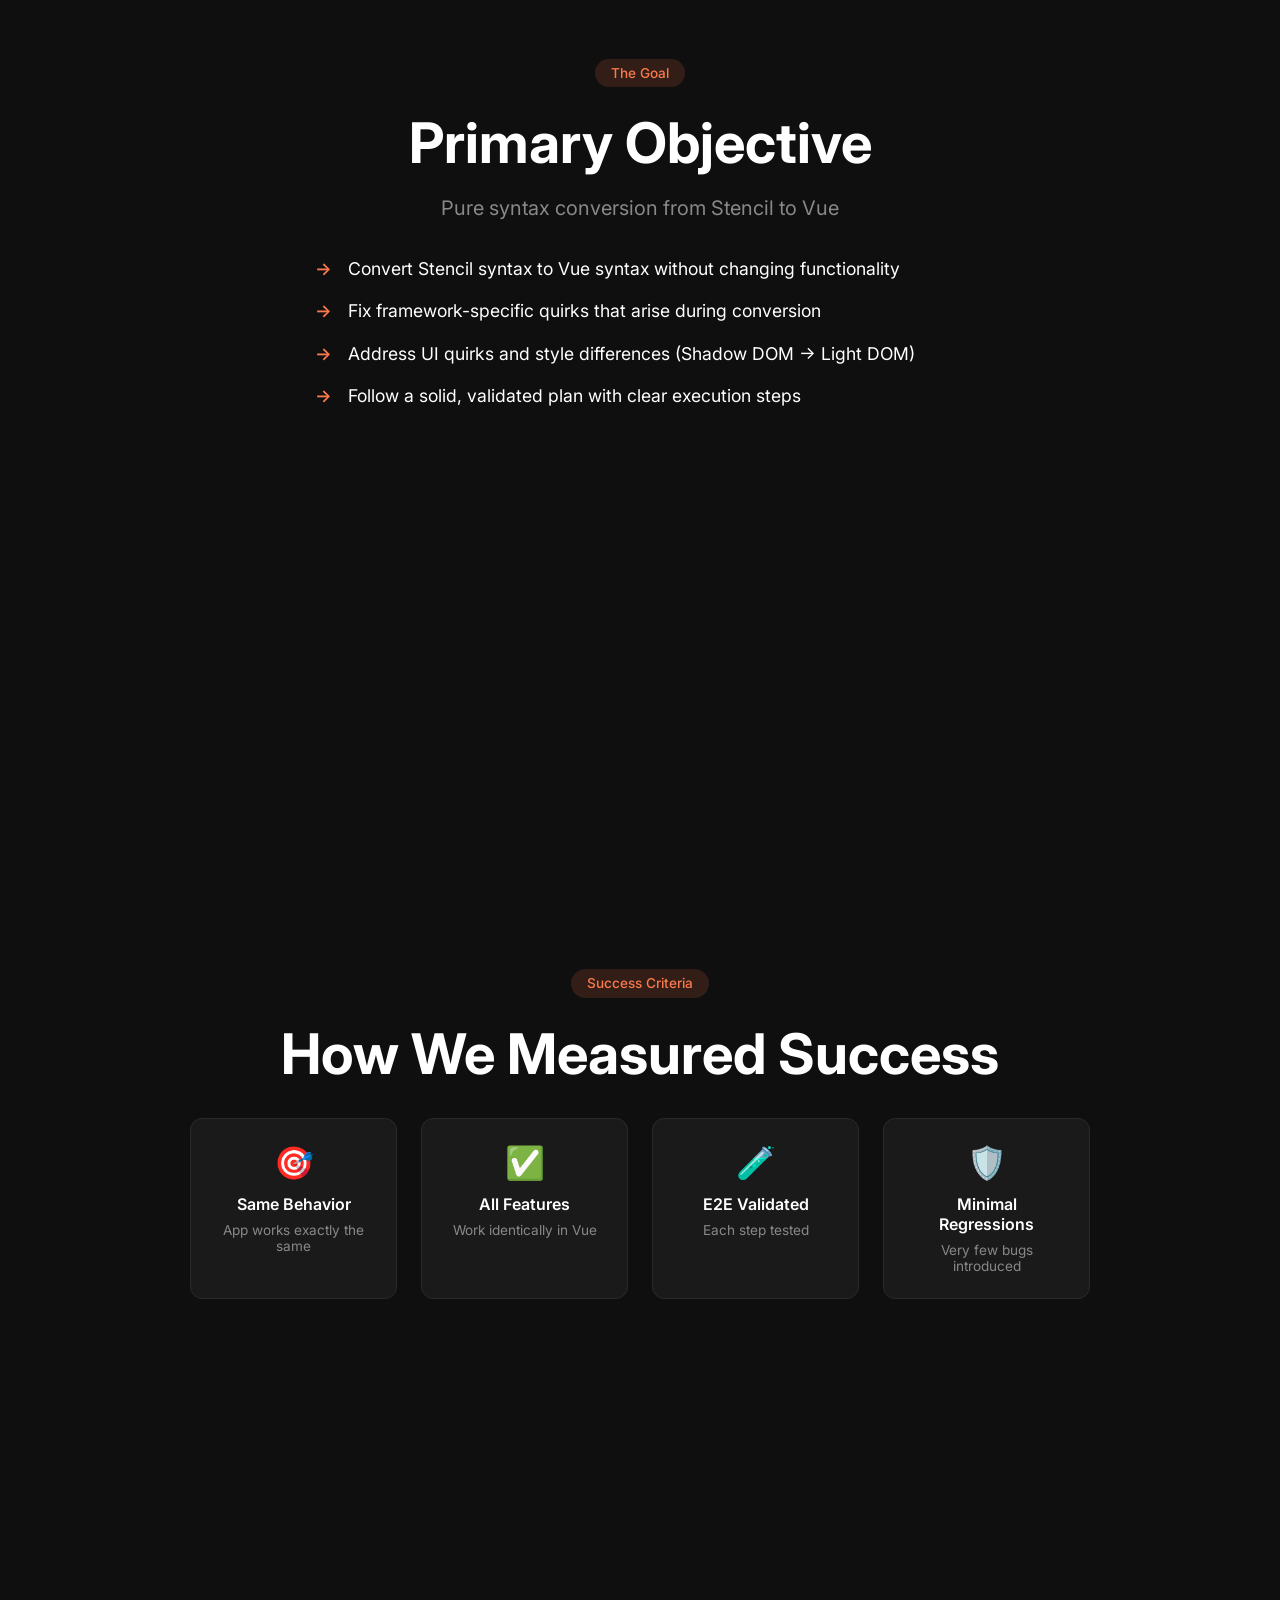
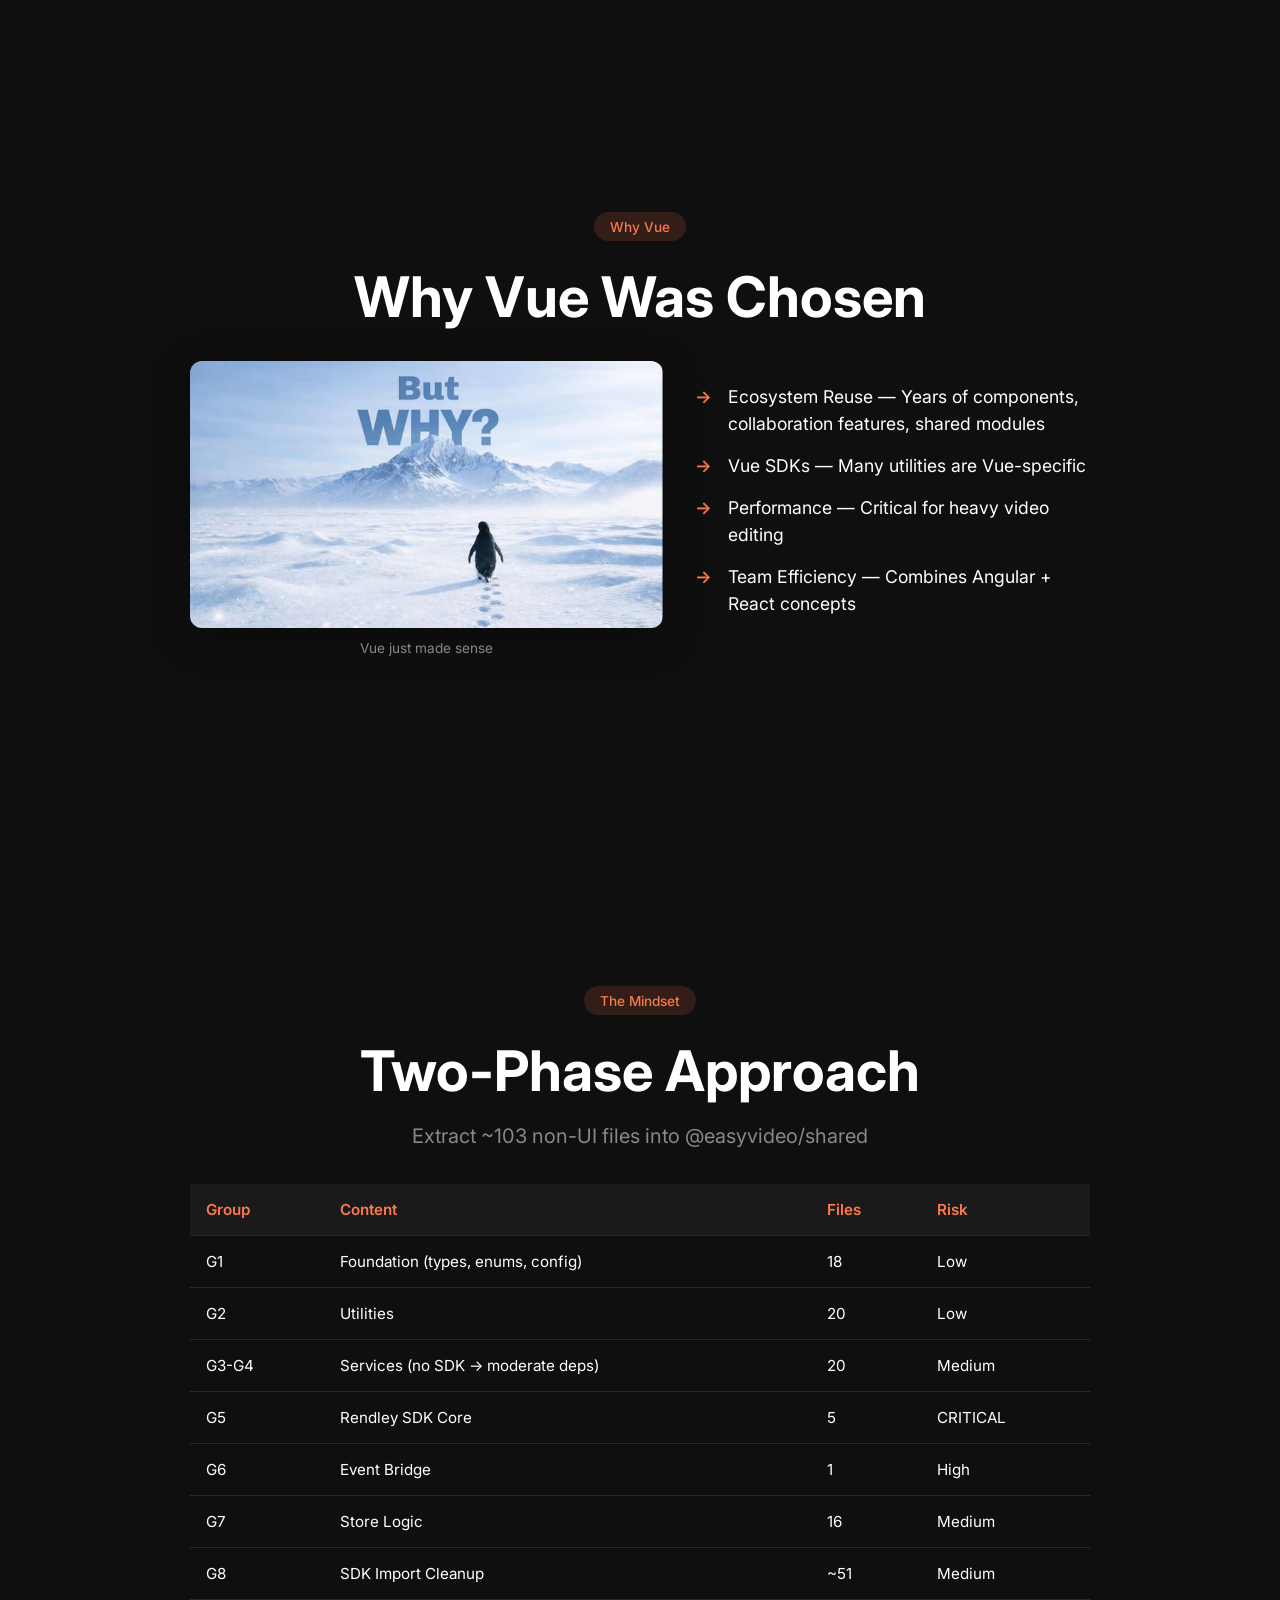
<file: migration-presentation/index.html>
<!DOCTYPE html>
<html lang="en">
<head>
    <meta charset="UTF-8">
    <meta name="viewport" content="width=device-width, initial-scale=1.0">
    <title>Migration Presentation</title>
    <link href="https://fonts.googleapis.com/css2?family=Inter:wght@400;500;600;700&display=swap" rel="stylesheet">
    <link rel="stylesheet" href="styles.css">
</head>
<body>
    <div class="progress-bar" id="progress"></div>
    <div class="slide-counter" id="slideCounter">
        <span class="current">1</span> / <span class="total">1</span>
    </div>
    <div class="keyboard-hint">
        <kbd>←</kbd> <kbd>→</kbd> or <kbd>Space</kbd> to navigate
    </div>

    <main id="slides">
        <div class="loading">Loading presentation...</div>
    </main>

    <script src="presentation.js"></script>
</body>
</html>
</file>
<file: ai-e2e-testing/styles.css>
/* ===========================================
   CSS VARIABLES - Populated from JSON config
   =========================================== */
:root {
    --bg: #0f0f0f;
    --bg-card: #1a1a1a;
    --text: #ffffff;
    --text-muted: #888888;
    --accent: #7C3AED;
    --accent-light: rgba(124, 58, 237, 0.15);
    --border: #2a2a2a;
}

/* ===========================================
   BASE STYLES
   =========================================== */
* {
    margin: 0;
    padding: 0;
    box-sizing: border-box;
}

html {
    scroll-behavior: smooth;
    scroll-snap-type: y mandatory;
}

body {
    font-family: 'Inter', -apple-system, BlinkMacSystemFont, sans-serif;
    background: var(--bg);
    color: var(--text);
    overflow-x: hidden;
}

/* ===========================================
   SLIDE CONTAINER
   =========================================== */
.slide {
    min-height: 100vh;
    padding: clamp(2rem, 5vw, 4rem);
    scroll-snap-align: start;
    display: flex;
    flex-direction: column;
    justify-content: center;
    align-items: center;
    position: relative;
}

.slide-content {
    max-width: 900px;
    width: 100%;
    text-align: center;
}

/* ===========================================
   COMMON ELEMENTS
   =========================================== */
.badge {
    display: inline-block;
    padding: 0.4rem 1rem;
    background: var(--accent-light);
    color: var(--accent);
    border-radius: 100px;
    font-size: 0.85rem;
    font-weight: 500;
    margin-bottom: 1.5rem;
}

h1, .slide-title {
    font-size: clamp(2.2rem, 5vw, 3.5rem);
    font-weight: 700;
    line-height: 1.15;
    margin-bottom: 1rem;
}

.subtitle {
    font-size: 1.25rem;
    color: var(--text-muted);
    max-width: 600px;
    margin: 0 auto 2rem;
    line-height: 1.6;
}

/* ===========================================
   STATS GRID
   =========================================== */
.stats {
    display: flex;
    gap: 1.5rem;
    justify-content: center;
    flex-wrap: wrap;
    margin: 2rem 0;
}

.stat {
    padding: 1.25rem 1.5rem;
    background: var(--bg-card);
    border: 1px solid var(--border);
    border-radius: 12px;
    min-width: 130px;
}

.stat-number {
    font-size: 2rem;
    font-weight: 700;
    color: var(--accent);
}

.stat-label {
    font-size: 0.8rem;
    color: var(--text-muted);
    margin-top: 0.25rem;
}

/* ===========================================
   BULLET POINTS
   =========================================== */
.bullets {
    text-align: left;
    max-width: 650px;
    margin: 2rem auto;
}

.bullet {
    display: flex;
    align-items: flex-start;
    gap: 1rem;
    margin-bottom: 1rem;
    font-size: 1.1rem;
    line-height: 1.5;
    color: var(--text);
}

.bullet::before {
    content: '\2192';
    color: var(--accent);
    font-weight: 600;
    flex-shrink: 0;
}

/* ===========================================
   CODE BLOCK - Enhanced for syntax
   =========================================== */
.code-block {
    background: #0d1117;
    border: 1px solid var(--border);
    border-radius: 12px;
    padding: 1.5rem;
    font-family: 'JetBrains Mono', 'SF Mono', Monaco, monospace;
    font-size: 0.85rem;
    margin: 2rem auto;
    max-width: 750px;
    text-align: left;
    overflow-x: auto;
    line-height: 1.6;
}

.code-block pre {
    margin: 0;
    white-space: pre-wrap;
    word-wrap: break-word;
}

.code-block .code-lang {
    display: block;
    color: var(--text-muted);
    font-size: 0.75rem;
    margin-bottom: 0.75rem;
    text-transform: uppercase;
    letter-spacing: 0.05em;
}

/* Syntax highlighting */
.code-block .keyword { color: #ff7b72; }
.code-block .string { color: #a5d6ff; }
.code-block .function { color: #d2a8ff; }
.code-block .comment { color: #8b949e; }
.code-block .property { color: #79c0ff; }
.code-block .number { color: #79c0ff; }

/* ===========================================
   NOTE / ASIDE
   =========================================== */
.note {
    font-size: 0.95rem;
    color: var(--text-muted);
    font-style: italic;
    margin-top: 2rem;
    padding-top: 1.5rem;
    border-top: 1px solid var(--border);
    max-width: 500px;
    margin-left: auto;
    margin-right: auto;
}

/* ===========================================
   FLOW DIAGRAM (from -> to)
   =========================================== */
.flow {
    display: flex;
    align-items: center;
    justify-content: center;
    gap: 1rem;
    margin-top: 2rem;
}

.flow-item {
    padding: 0.6rem 1.2rem;
    background: var(--bg-card);
    border: 1px solid var(--border);
    border-radius: 8px;
    font-weight: 500;
}

.flow-arrow {
    color: var(--accent);
    font-size: 1.5rem;
}

/* ===========================================
   IMAGE SUPPORT
   =========================================== */
.slide-image {
    max-width: 100%;
    max-height: 50vh;
    border-radius: 12px;
    margin: 2rem 0;
    box-shadow: 0 10px 40px rgba(0, 0, 0, 0.3);
}

.image-caption {
    font-size: 0.85rem;
    color: var(--text-muted);
    margin-top: 0.5rem;
}

/* ===========================================
   NAVIGATION DOTS
   =========================================== */
.nav-dots {
    position: fixed;
    right: 2rem;
    top: 50%;
    transform: translateY(-50%);
    display: flex;
    flex-direction: column;
    gap: 0.75rem;
    z-index: 100;
}

.nav-dot {
    width: 10px;
    height: 10px;
    border-radius: 50%;
    background: var(--border);
    cursor: pointer;
    transition: all 0.3s ease;
}

.nav-dot:hover {
    background: var(--text-muted);
}

.nav-dot.active {
    background: var(--accent);
    transform: scale(1.2);
}

/* ===========================================
   PROGRESS BAR
   =========================================== */
.progress-bar {
    position: fixed;
    top: 0;
    left: 0;
    height: 3px;
    background: var(--accent);
    z-index: 100;
    transition: width 0.3s ease;
}

/* ===========================================
   KEYBOARD HINT
   =========================================== */
.keyboard-hint {
    position: fixed;
    bottom: 2rem;
    left: 50%;
    transform: translateX(-50%);
    font-size: 0.8rem;
    color: var(--text-muted);
    opacity: 0.5;
}

.keyboard-hint kbd {
    background: var(--bg-card);
    border: 1px solid var(--border);
    padding: 0.2rem 0.5rem;
    border-radius: 4px;
    margin: 0 0.2rem;
}

/* ===========================================
   ANIMATIONS
   =========================================== */
.reveal {
    opacity: 0;
    transform: translateY(20px);
    transition: opacity 0.6s ease-out, transform 0.6s ease-out;
}

.slide.visible .reveal {
    opacity: 1;
    transform: translateY(0);
}

.reveal:nth-child(1) { transition-delay: 0s; }
.reveal:nth-child(2) { transition-delay: 0.1s; }
.reveal:nth-child(3) { transition-delay: 0.2s; }
.reveal:nth-child(4) { transition-delay: 0.3s; }
.reveal:nth-child(5) { transition-delay: 0.4s; }
.reveal:nth-child(6) { transition-delay: 0.5s; }

/* ===========================================
   RESPONSIVE
   =========================================== */
@media (max-width: 768px) {
    .nav-dots,
    .keyboard-hint {
        display: none;
    }

    .stats {
        gap: 1rem;
    }

    .stat {
        min-width: 100px;
        padding: 1rem;
    }

    .stat-number {
        font-size: 1.5rem;
    }

    .code-block {
        font-size: 0.75rem;
        padding: 1rem;
    }
}

/* ===========================================
   REDUCED MOTION
   =========================================== */
@media (prefers-reduced-motion: reduce) {
    .reveal {
        transition: opacity 0.3s ease;
        transform: none;
    }

    html {
        scroll-behavior: auto;
    }
}

/* ===========================================
   LOADING STATE
   =========================================== */
.loading {
    display: flex;
    align-items: center;
    justify-content: center;
    min-height: 100vh;
    font-size: 1.2rem;
    color: var(--text-muted);
}

.error {
    color: #ef4444;
    text-align: center;
    padding: 2rem;
}
</file>
<file: migration-presentation/styles.css>
/* ===========================================
   CSS VARIABLES - Populated from JSON config
   =========================================== */
:root {
    --bg: #0f0f0f;
    --bg-card: #1a1a1a;
    --text: #ffffff;
    --text-muted: #888888;
    --accent: #FC794B;
    --accent-light: rgba(252, 121, 75, 0.15);
    --border: #2a2a2a;
}

/* ===========================================
   BASE STYLES
   =========================================== */
* {
    margin: 0;
    padding: 0;
    box-sizing: border-box;
}

html {
    scroll-behavior: smooth;
}

body {
    font-family: 'Inter', -apple-system, BlinkMacSystemFont, sans-serif;
    background: var(--bg);
    color: var(--text);
    overflow-x: hidden;
}

/* ===========================================
   SLIDE CONTAINER
   =========================================== */
.slide {
    min-height: 100vh;
    padding: clamp(2rem, 5vw, 4rem);
    display: flex;
    flex-direction: column;
    justify-content: center;
    align-items: center;
    position: relative;
}

.slide-content {
    max-width: 900px;
    width: 100%;
    text-align: center;
    overflow: visible;
}

/* ===========================================
   COMMON ELEMENTS
   =========================================== */
.badge {
    display: inline-block;
    padding: 0.4rem 1rem;
    background: var(--accent-light);
    color: var(--accent);
    border-radius: 100px;
    font-size: 0.85rem;
    font-weight: 500;
    margin-bottom: 1.5rem;
}

h1, .slide-title {
    font-size: clamp(2.2rem, 5vw, 3.5rem);
    font-weight: 700;
    line-height: 1.15;
    margin-bottom: 1rem;
}

.subtitle {
    font-size: 1.25rem;
    color: var(--text-muted);
    max-width: 600px;
    margin: 0 auto 2rem;
    line-height: 1.6;
}

/* ===========================================
   STATS GRID
   =========================================== */
.stats {
    display: flex;
    gap: 1.5rem;
    justify-content: center;
    flex-wrap: wrap;
    margin: 2rem 0;
}

.stat {
    padding: 1.25rem 1.5rem;
    background: var(--bg-card);
    border: 1px solid var(--border);
    border-radius: 12px;
    min-width: 130px;
}

.stat-number {
    font-size: 2rem;
    font-weight: 700;
    color: var(--accent);
}

.stat-label {
    font-size: 0.8rem;
    color: var(--text-muted);
    margin-top: 0.25rem;
}

/* ===========================================
   BULLET POINTS
   =========================================== */
.bullets {
    text-align: left;
    max-width: 650px;
    margin: 2rem auto;
}

.bullet {
    display: flex;
    align-items: flex-start;
    gap: 1rem;
    margin-bottom: 1rem;
    font-size: 1.1rem;
    line-height: 1.5;
    color: var(--text);
}

.bullet::before {
    content: '→';
    color: var(--accent);
    font-weight: 600;
    flex-shrink: 0;
}

/* ===========================================
   CODE BLOCK
   =========================================== */
.code-block {
    background: var(--bg-card);
    border: 1px solid var(--border);
    border-radius: 8px;
    padding: 1rem 1.5rem;
    font-family: 'SF Mono', Monaco, monospace;
    font-size: 0.95rem;
    color: var(--accent);
    margin: 1.5rem auto;
    max-width: 650px;
    text-align: left;
    overflow-x: auto;
}

/* ===========================================
   NOTE / ASIDE
   =========================================== */
.note {
    font-size: 0.95rem;
    color: var(--text-muted);
    font-style: italic;
    margin-top: 2rem;
    padding-top: 1.5rem;
    border-top: 1px solid var(--border);
    max-width: 500px;
    margin-left: auto;
    margin-right: auto;
}

/* ===========================================
   FLOW DIAGRAM (from → to)
   =========================================== */
.flow {
    display: flex;
    align-items: center;
    justify-content: center;
    gap: 1rem;
    margin-top: 2rem;
}

.flow-item {
    padding: 0.6rem 1.2rem;
    background: var(--bg-card);
    border: 1px solid var(--border);
    border-radius: 8px;
    font-weight: 500;
}

.flow-arrow {
    color: var(--accent);
    font-size: 1.5rem;
}

/* ===========================================
   IMAGE SUPPORT
   =========================================== */
.slide-image {
    max-width: 100%;
    max-height: 50vh;
    border-radius: 12px;
    margin: 2rem 0;
    box-shadow: 0 10px 40px rgba(0, 0, 0, 0.3);
}

.image-caption {
    font-size: 0.85rem;
    color: var(--text-muted);
    margin-top: 0.5rem;
}

/* Side-by-side image + content layout */
.image-content-row {
    display: grid;
    grid-template-columns: 1.2fr 1fr;
    gap: 2rem;
    align-items: center;
    margin: 2rem 0;
    text-align: left;
}

.image-side {
    text-align: center;
}

.image-side .slide-image {
    max-height: 55vh;
    max-width: 100%;
    margin: 0;
}

.content-side .bullets {
    margin: 0;
}

@media (max-width: 768px) {
    .image-content-row {
        grid-template-columns: 1fr;
    }
}

/* ===========================================
   NAVIGATION DOTS (hidden)
   =========================================== */
.nav-dots {
    display: none;
}

.nav-dot {
    display: none;
}

/* ===========================================
   SLIDE COUNTER
   =========================================== */
.slide-counter {
    position: fixed;
    bottom: 2rem;
    right: 2rem;
    font-size: 1rem;
    color: var(--text-muted);
    background: var(--bg-card);
    border: 1px solid var(--border);
    padding: 0.5rem 1rem;
    border-radius: 8px;
    z-index: 100;
}

.slide-counter .current {
    color: var(--accent);
    font-weight: 600;
}

/* ===========================================
   PROGRESS BAR
   =========================================== */
.progress-bar {
    position: fixed;
    top: 0;
    left: 0;
    height: 3px;
    background: var(--accent);
    z-index: 100;
    transition: width 0.3s ease;
}

/* ===========================================
   KEYBOARD HINT
   =========================================== */
.keyboard-hint {
    position: fixed;
    bottom: 2rem;
    left: 50%;
    transform: translateX(-50%);
    font-size: 0.8rem;
    color: var(--text-muted);
    opacity: 0.5;
}

.keyboard-hint kbd {
    background: var(--bg-card);
    border: 1px solid var(--border);
    padding: 0.2rem 0.5rem;
    border-radius: 4px;
    margin: 0 0.2rem;
}

/* ===========================================
   COMPARISON COLUMNS
   =========================================== */
.comparison {
    display: grid;
    grid-template-columns: repeat(auto-fit, minmax(280px, 1fr));
    gap: 1.5rem;
    margin: 2rem 0;
    text-align: left;
}

.comparison-column {
    background: var(--bg-card);
    border: 1px solid var(--border);
    border-radius: 12px;
    padding: 1.5rem;
}

.comparison-header {
    font-size: 1.1rem;
    font-weight: 600;
    color: var(--accent);
    margin-bottom: 1rem;
    padding-bottom: 0.75rem;
    border-bottom: 1px solid var(--border);
}

.comparison-item {
    padding: 0.5rem 0;
    font-size: 0.95rem;
    color: var(--text);
    display: flex;
    align-items: flex-start;
    gap: 0.75rem;
}

.comparison-item::before {
    content: '•';
    color: var(--accent);
    flex-shrink: 0;
}

/* ===========================================
   TIMELINE
   =========================================== */
.timeline {
    display: flex;
    flex-direction: column;
    gap: 1.5rem;
    margin: 2rem auto;
    max-width: 600px;
    text-align: left;
}

.timeline-item {
    display: flex;
    gap: 1rem;
    align-items: flex-start;
}

.timeline-marker {
    width: 36px;
    height: 36px;
    background: var(--accent);
    color: var(--bg);
    border-radius: 50%;
    display: flex;
    align-items: center;
    justify-content: center;
    font-weight: 700;
    flex-shrink: 0;
}

.timeline-content {
    flex: 1;
    padding-bottom: 1rem;
    border-left: 2px solid var(--border);
    padding-left: 1rem;
    margin-left: -1.25rem;
}

.timeline-item:last-child .timeline-content {
    border-left: none;
}

.timeline-date {
    font-size: 0.8rem;
    color: var(--accent);
    font-weight: 500;
    margin-bottom: 0.25rem;
}

.timeline-title {
    font-size: 1.1rem;
    font-weight: 600;
    margin-bottom: 0.25rem;
}

.timeline-desc {
    font-size: 0.9rem;
    color: var(--text-muted);
}

/* ===========================================
   QUOTE
   =========================================== */
.quote {
    background: var(--bg-card);
    border-left: 4px solid var(--accent);
    padding: 2rem;
    margin: 2rem auto;
    max-width: 650px;
    text-align: left;
    border-radius: 0 12px 12px 0;
}

.quote-text {
    font-size: 1.4rem;
    font-style: italic;
    line-height: 1.6;
    color: var(--text);
}

.quote-author {
    margin-top: 1rem;
    font-size: 1rem;
    color: var(--accent);
    font-style: normal;
}

/* ===========================================
   TABLE
   =========================================== */
.table-wrapper {
    overflow-x: auto;
    margin: 2rem 0;
}

.slide-table {
    width: 100%;
    border-collapse: collapse;
    font-size: 0.95rem;
}

.slide-table th,
.slide-table td {
    padding: 1rem;
    text-align: left;
    border-bottom: 1px solid var(--border);
}

.slide-table th {
    background: var(--bg-card);
    color: var(--accent);
    font-weight: 600;
}

.slide-table tr:hover td {
    background: var(--bg-card);
}

/* ===========================================
   DIAGRAM
   =========================================== */
.diagram {
    display: flex;
    align-items: center;
    justify-content: center;
    gap: 0.5rem;
    margin: 2rem 0;
    flex-wrap: wrap;
}

.diagram-node {
    background: var(--bg-card);
    border: 1px solid var(--border);
    border-radius: 12px;
    padding: 1rem 1.5rem;
    min-width: 150px;
    text-align: center;
}

.diagram-node-label {
    font-weight: 600;
    font-size: 0.95rem;
    margin-bottom: 0.5rem;
}

.diagram-node-desc {
    font-size: 0.8rem;
    color: var(--text-muted);
}

.diagram-arrow {
    color: var(--accent);
    font-size: 1.5rem;
    padding: 0 0.5rem;
}

/* ===========================================
   TWO-COLUMN LAYOUT
   =========================================== */
.two-column {
    display: grid;
    grid-template-columns: 1fr 1fr;
    gap: 2rem;
    margin: 2rem 0;
    text-align: left;
}

.column-title {
    font-size: 1.1rem;
    font-weight: 600;
    color: var(--accent);
    margin-bottom: 1rem;
}

.two-column .bullet {
    margin-bottom: 0.75rem;
    font-size: 1rem;
}

/* ===========================================
   CALLOUT / HIGHLIGHT BOX
   =========================================== */
.callout {
    background: var(--accent-light);
    border: 1px solid var(--accent);
    border-radius: 12px;
    padding: 1.5rem;
    margin: 2rem auto;
    max-width: 650px;
    display: flex;
    gap: 1rem;
    align-items: flex-start;
    text-align: left;
}

.callout.warning {
    background: rgba(251, 191, 36, 0.15);
    border-color: #fbbf24;
}

.callout.success {
    background: rgba(34, 197, 94, 0.15);
    border-color: #22c55e;
}

.callout.info {
    background: rgba(59, 130, 246, 0.15);
    border-color: #3b82f6;
}

.callout-icon {
    font-size: 1.5rem;
    flex-shrink: 0;
}

.callout-title {
    font-weight: 600;
    margin-bottom: 0.5rem;
}

.callout-text {
    font-size: 0.95rem;
    color: var(--text);
}

/* ===========================================
   FEATURE GRID
   =========================================== */
.features {
    display: grid;
    grid-template-columns: repeat(auto-fit, minmax(200px, 1fr));
    gap: 1.5rem;
    margin: 2rem 0;
}

.feature {
    background: var(--bg-card);
    border: 1px solid var(--border);
    border-radius: 12px;
    padding: 1.5rem;
    text-align: center;
    transition: border-color 0.3s ease;
}

.feature:hover {
    border-color: var(--accent);
}

.feature-icon {
    font-size: 2rem;
    margin-bottom: 0.75rem;
}

.feature-title {
    font-weight: 600;
    margin-bottom: 0.5rem;
}

.feature-desc {
    font-size: 0.85rem;
    color: var(--text-muted);
}

/* ===========================================
   CODE COMPARISON
   =========================================== */
.code-compare {
    display: grid;
    grid-template-columns: 1fr 1fr;
    gap: 1rem;
    margin: 2rem 0;
}

.code-panel {
    text-align: left;
}

.code-panel-header {
    font-size: 0.85rem;
    font-weight: 600;
    color: var(--accent);
    margin-bottom: 0.5rem;
    padding: 0.5rem 1rem;
    background: var(--bg-card);
    border-radius: 8px 8px 0 0;
    border: 1px solid var(--border);
    border-bottom: none;
}

.code-panel .code-block {
    margin: 0;
    border-radius: 0 0 8px 8px;
    white-space: pre-wrap;
    font-size: 0.85rem;
}

/* ===========================================
   STEPS / PROGRESS INDICATOR
   =========================================== */
.steps {
    display: flex;
    justify-content: center;
    gap: 0.5rem;
    margin: 2rem 0;
    flex-wrap: wrap;
}

.step {
    display: flex;
    align-items: center;
    gap: 0.5rem;
    padding: 0.75rem 1rem;
    background: var(--bg-card);
    border: 1px solid var(--border);
    border-radius: 8px;
    opacity: 0.5;
    transition: all 0.3s ease;
}

.step.active {
    opacity: 1;
    border-color: var(--accent);
    background: var(--accent-light);
}

.step.completed {
    opacity: 1;
}

.step-number {
    width: 24px;
    height: 24px;
    background: var(--border);
    border-radius: 50%;
    display: flex;
    align-items: center;
    justify-content: center;
    font-size: 0.8rem;
    font-weight: 600;
}

.step.active .step-number,
.step.completed .step-number {
    background: var(--accent);
    color: var(--bg);
}

.step-label {
    font-size: 0.9rem;
}

/* ===========================================
   ANIMATIONS
   =========================================== */
.reveal {
    opacity: 0;
    transform: translateY(20px);
    transition: opacity 0.6s ease-out, transform 0.6s ease-out;
}

.slide.visible .reveal {
    opacity: 1;
    transform: translateY(0);
}

.reveal:nth-child(1) { transition-delay: 0s; }
.reveal:nth-child(2) { transition-delay: 0.1s; }
.reveal:nth-child(3) { transition-delay: 0.2s; }
.reveal:nth-child(4) { transition-delay: 0.3s; }
.reveal:nth-child(5) { transition-delay: 0.4s; }
.reveal:nth-child(6) { transition-delay: 0.5s; }

/* ===========================================
   RESPONSIVE
   =========================================== */
@media (max-width: 768px) {
    .nav-dots,
    .keyboard-hint {
        display: none;
    }

    .stats {
        gap: 1rem;
    }

    .stat {
        min-width: 100px;
        padding: 1rem;
    }

    .stat-number {
        font-size: 1.5rem;
    }
}

/* ===========================================
   REDUCED MOTION
   =========================================== */
@media (prefers-reduced-motion: reduce) {
    .reveal {
        transition: opacity 0.3s ease;
        transform: none;
    }

    html {
        scroll-behavior: auto;
    }
}

/* ===========================================
   LOADING STATE
   =========================================== */
.loading {
    display: flex;
    align-items: center;
    justify-content: center;
    min-height: 100vh;
    font-size: 1.2rem;
    color: var(--text-muted);
}

.error {
    color: #ef4444;
    text-align: center;
    padding: 2rem;
}
</file>
